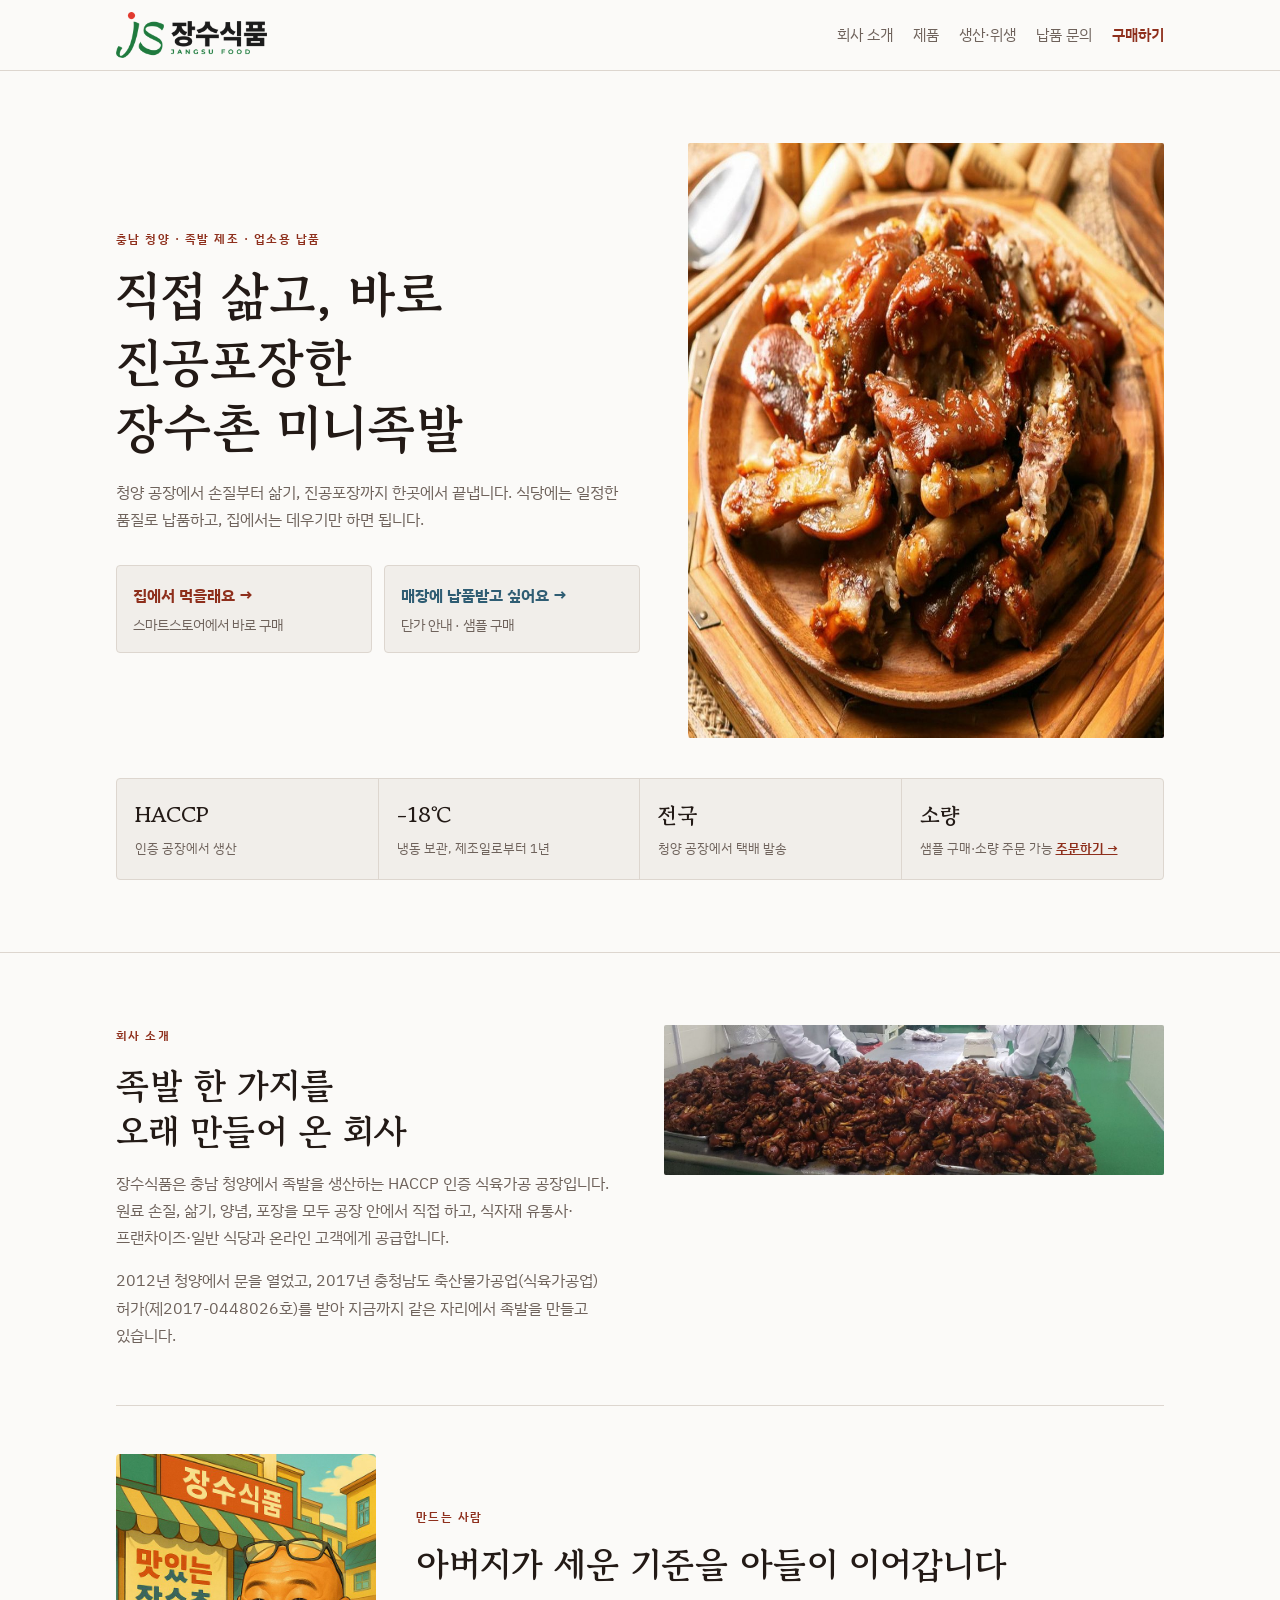
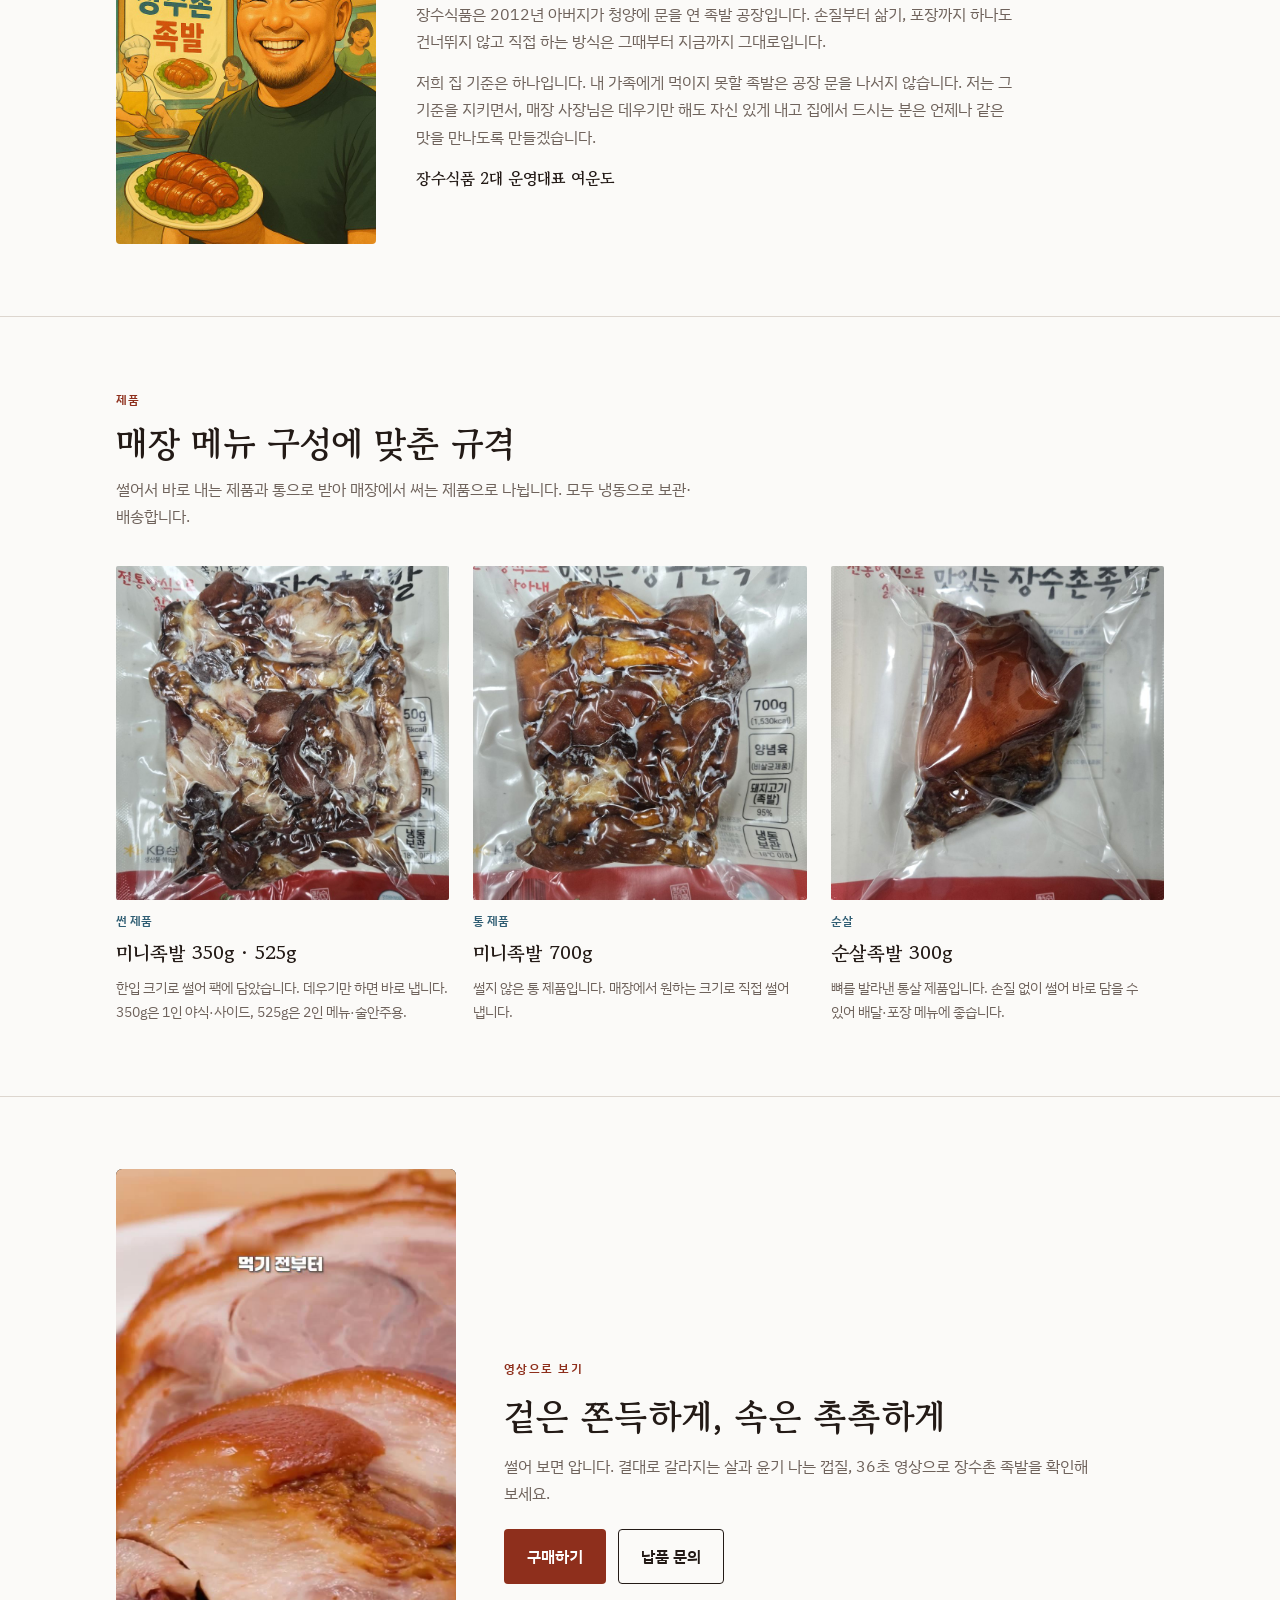
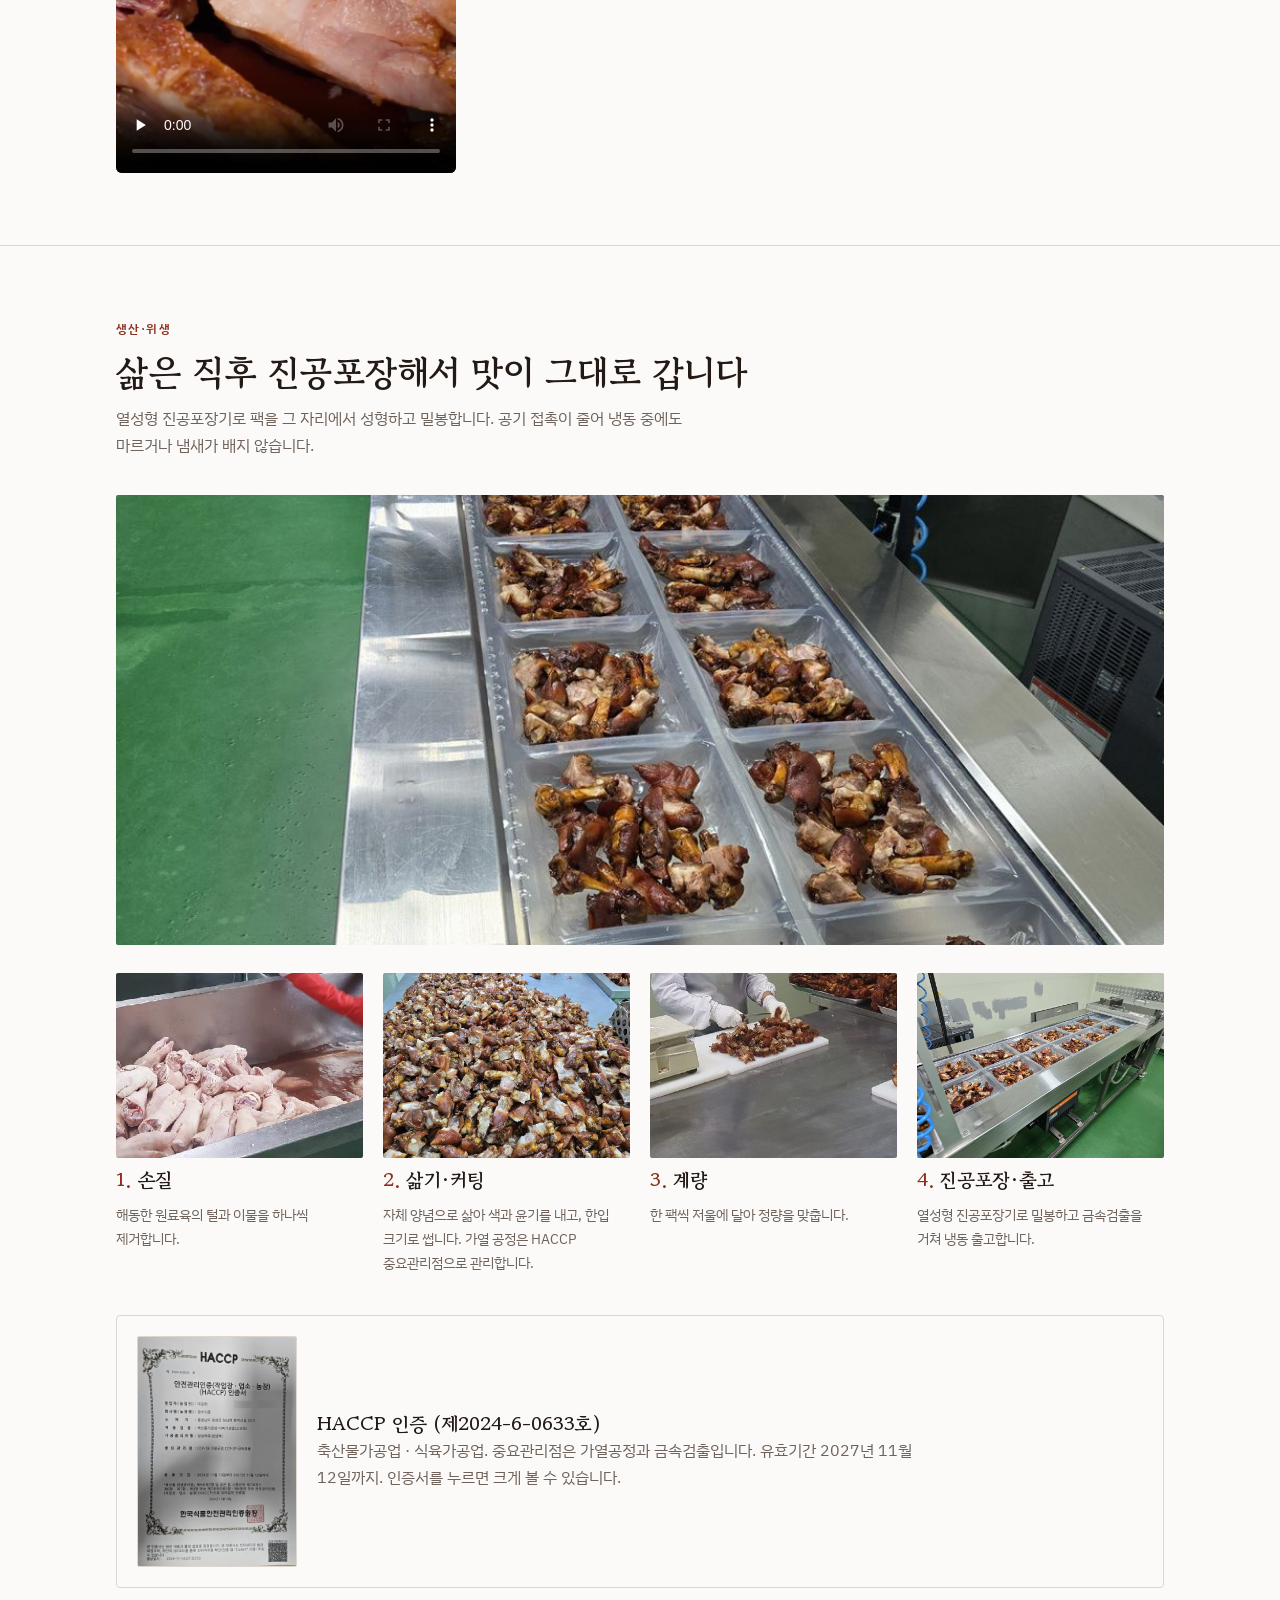
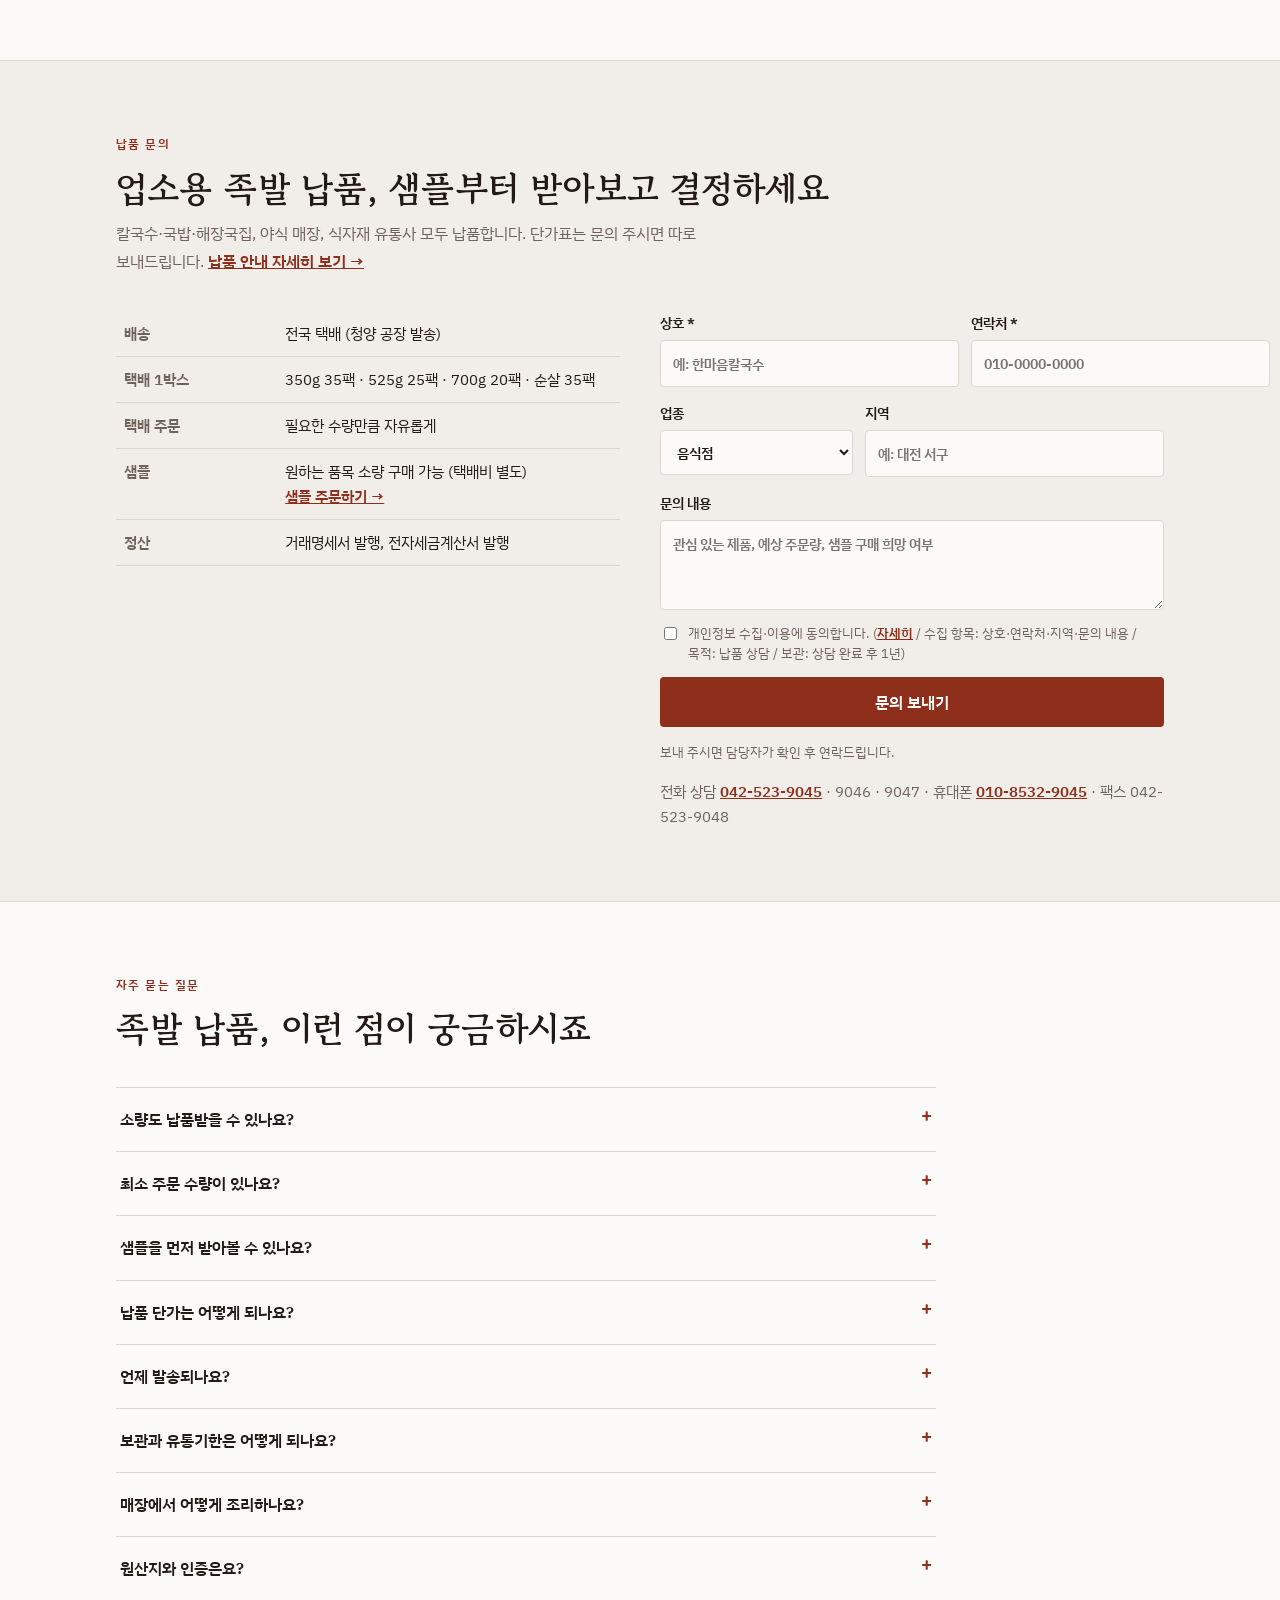
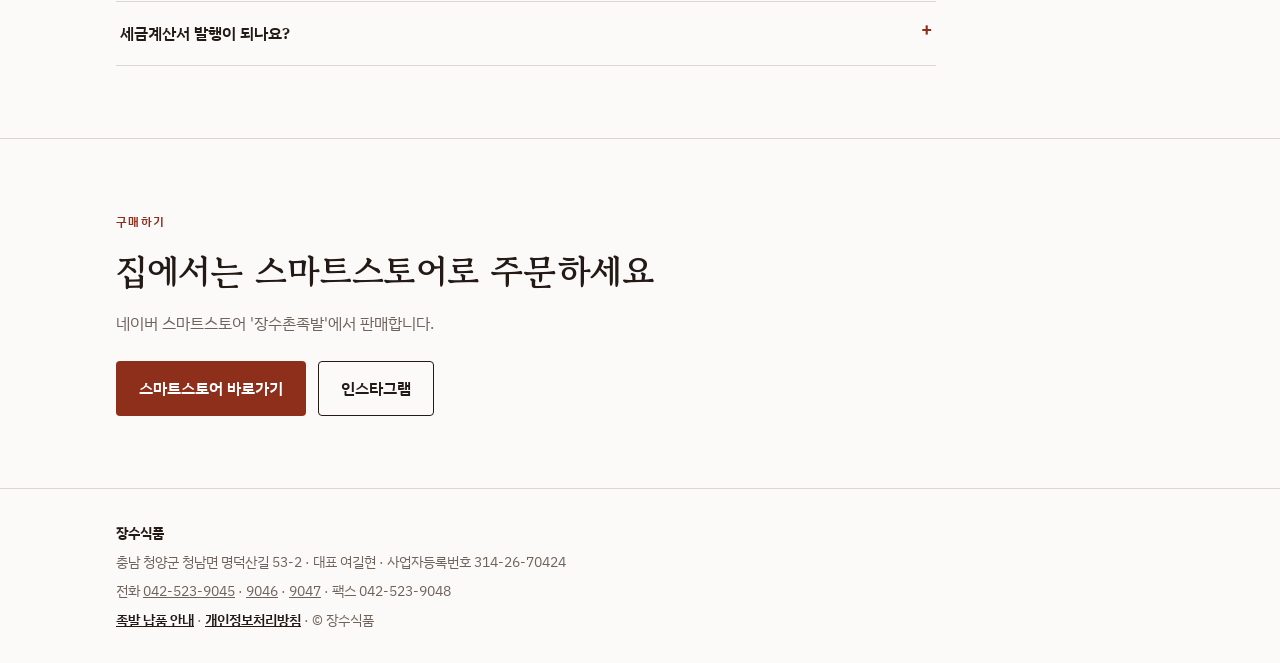
<file: index.html>
<!doctype html>
<html lang="ko">
<head>
<meta charset="utf-8">
<meta name="viewport" content="width=device-width, initial-scale=1, viewport-fit=cover">
<title>장수식품 | 장수촌 미니족발 · 업소용 족발 납품</title>
<script>if(location.protocol==="http:"&&/xn--9p4b4nm2jd6p\.com$/.test(location.hostname)){location.replace("https://"+location.host+location.pathname+location.search+location.hash)}</script>
<meta name="naver-site-verification" content="1c329715643fdcb5be2a2e300bac64f6bbda42f8">
<link rel="icon" href="favicon.svg" type="image/svg+xml">
<meta property="og:type" content="website">
<meta property="og:site_name" content="장수식품">
<meta property="og:title" content="장수식품 | 장수촌 미니족발">
<meta property="og:description" content="충남 청양 HACCP 인증 공장에서 직접 삶고 진공포장한 장수촌 미니족발. 식당 납품·온라인 구매 안내.">
<meta property="og:url" content="https://www.xn--9p4b4nm2jd6p.com/">
<meta property="og:image" content="https://www.xn--9p4b4nm2jd6p.com/img/og.jpg">
<link rel="canonical" href="https://www.xn--9p4b4nm2jd6p.com/">
<meta name="description" content="충남 청양 HACCP 인증 족발 공장 장수식품. 업소용 미니족발·족발 납품과 도매, 전국 택배 발송. 소량 샘플 구매 가능.">
<link rel="preconnect" href="https://fonts.googleapis.com">
<link rel="stylesheet" href="https://fonts.googleapis.com/css2?family=Gowun+Batang:wght@400;700&family=IBM+Plex+Sans+KR:wght@400;500;600&display=swap">
<link rel="stylesheet" href="style.css?v=6">
<script type="application/ld+json">{"@context": "https://schema.org", "@type": "FAQPage", "mainEntity": [{"@type": "Question", "name": "소량도 납품받을 수 있나요?", "acceptedAnswer": {"@type": "Answer", "text": "네. 택배 주문은 필요한 수량만큼 자유롭게 주문하실 수 있습니다. 택배비는 박스당 5,500원(부가세 포함)이며, 박스에 들어가는 수량은 350g 35팩, 525g 25팩, 700g 20팩, 순살 35팩입니다."}}, {"@type": "Question", "name": "최소 주문 수량이 있나요?", "acceptedAnswer": {"@type": "Answer", "text": "최소 수량 없이 필요한 만큼 주문하실 수 있습니다. 모든 주문은 청양 공장에서 택배로 발송합니다."}}, {"@type": "Question", "name": "샘플을 먼저 받아볼 수 있나요?", "acceptedAnswer": {"@type": "Answer", "text": "네. 원하는 품목을 1팩부터 소량으로 구매해 먼저 맛보실 수 있습니다(택배비 별도). 홈페이지 주문 페이지에서 바로 주문하시거나 전화(042-523-9045, 010-8532-9045)로 알려주세요."}}, {"@type": "Question", "name": "납품 단가는 어떻게 되나요?", "acceptedAnswer": {"@type": "Answer", "text": "품목별로 다릅니다. 문의 주시면 단가표를 따로 보내드립니다."}}, {"@type": "Question", "name": "언제 발송되나요?", "acceptedAnswer": {"@type": "Answer", "text": "월~금 오후 3시 전에 발주와 입금이 확인되면 당일 발송합니다. 그 이후 주문과 주말 주문은 다음 영업일에 발송합니다. 모든 주문은 청양 공장에서 택배로 나갑니다."}}, {"@type": "Question", "name": "보관과 유통기한은 어떻게 되나요?", "acceptedAnswer": {"@type": "Answer", "text": "영하 18℃ 이하 냉동 보관 제품이며, 제조일로부터 1년입니다. 진공포장이라 냉동 중에도 마르거나 냄새가 배지 않습니다."}}, {"@type": "Question", "name": "매장에서 어떻게 조리하나요?", "acceptedAnswer": {"@type": "Answer", "text": "이미 삶아 양념한 제품이라 해동 후 데우기만 하면 됩니다. 썬 제품(350g·525g)은 바로 담아내고, 통 제품(700g)은 매장에서 원하는 크기로 썰어 냅니다."}}, {"@type": "Question", "name": "원산지와 인증은요?", "acceptedAnswer": {"@type": "Answer", "text": "원료육은 수입산이며 원산지는 포장에 표시됩니다. 충남 청양 공장은 HACCP 인증(제2024-6-0633호)을 받았고, 가열 공정과 금속 검출을 중요관리점으로 관리합니다."}}, {"@type": "Question", "name": "세금계산서 발행이 되나요?", "acceptedAnswer": {"@type": "Answer", "text": "네. 거래명세서와 전자세금계산서를 발행합니다."}}]}</script>
<script type="application/ld+json">{"@context": "https://schema.org", "@type": "LocalBusiness", "name": "장수식품", "alternateName": "장수촌 미니족발", "description": "충남 청양 HACCP 인증 족발 제조 공장. 업소용 미니족발 납품·도매, 온라인 판매.", "url": "https://www.xn--9p4b4nm2jd6p.com/", "logo": "https://www.xn--9p4b4nm2jd6p.com/favicon.svg", "image": "https://www.xn--9p4b4nm2jd6p.com/img/og.jpg", "telephone": "+82-42-523-9045", "faxNumber": "+82-42-523-9048", "email": "durlfgus4@naver.com", "foundingDate": "2012", "address": {"@type": "PostalAddress", "streetAddress": "청남면 명덕산길 53-2", "addressLocality": "청양군", "addressRegion": "충청남도", "addressCountry": "KR"}, "areaServed": "KR", "sameAs": ["https://www.instagram.com/jangsu_minijokbal/", "https://smartstore.naver.com/jsangsoofood"]}</script>


</head>
<body>
<header><div class="wrap">
  <a class="logo" href="#top"><picture><source srcset="img/logo-dark.png?v=3" media="(prefers-color-scheme: dark)"><img src="img/logo.png?v=3" alt="JS 장수식품 JANGSU FOOD" width="480" height="146"></picture></a>
  <nav aria-label="주 메뉴"><ul>
    <li class="opt"><a href="#about">회사 소개</a></li>
    <li><a href="#products">제품</a></li>
    <li class="opt"><a href="#process">생산·위생</a></li>
    <li><a href="#b2b">납품 문의</a></li>
    <li><a class="nav-buy" href="#buy">구매하기</a></li>
  </ul></nav>
</div></header>

<main id="top">
<section class="hero"><div class="wrap hero-grid">
  <div>
    <p class="eyebrow">충남 청양 · 족발 제조 · 업소용 납품</p>
    <h1>직접 삶고, 바로 진공포장한 장수촌 미니족발</h1>
    <p class="lead">청양 공장에서 손질부터 삶기, 진공포장까지 한곳에서 끝냅니다. 식당에는 일정한 품질로 납품하고, 집에서는 데우기만 하면 됩니다.</p>
    <div class="split">
      <a class="b2c" href="#buy"><b>집에서 먹을래요 →</b><span>스마트스토어에서 바로 구매</span></a>
      <a class="b2b" href="#b2b"><b>매장에 납품받고 싶어요 →</b><span>단가 안내 · 샘플 구매</span></a>
    </div>
  </div>
  <img class="photo" src="img/hero.jpg" alt="나무 접시에 담은 장수촌 미니족발" width="1100" height="1100">
</div>
<div class="wrap"><div class="facts">
  <div><b>HACCP</b><span>인증 공장에서 생산</span></div>
  <div><b>-18℃</b><span>냉동 보관, 제조일로부터 1년</span></div>
  <div><b>전국</b><span>청양 공장에서 택배 발송</span></div>
  <div><b>소량</b><span>샘플 구매·소량 주문 가능 <a href="order/">주문하기 →</a></span></div>
</div></div>
</section>

<section class="about" id="about"><div class="wrap">
  <div class="body">
    <p class="eyebrow">회사 소개</p>
    <h2>족발 한 가지를 오래 만들어 온 회사</h2>
    <p class="lead">장수식품은 충남 청양에서 족발을 생산하는 HACCP 인증 식육가공 공장입니다. 원료 손질, 삶기, 양념, 포장을 모두 공장 안에서 직접 하고, 식자재 유통사·프랜차이즈·일반 식당과 온라인 고객에게 공급합니다.</p>
    <p class="lead">2012년 청양에서 문을 열었고, 2017년 충청남도 축산물가공업(식육가공업) 허가(제2017-0448026호)를 받아 지금까지 같은 자리에서 족발을 만들고 있습니다.</p>
  </div>
  <img class="photo" src="img/about.jpg?v=2" alt="청양 공장 작업대에 놓인 삶은 족발" width="1200" height="366" loading="lazy">
</div>
<div class="wrap ceo-wrap"><div class="ceo">
  <img class="photo" src="img/ceo.jpg" alt="장수식품 2대 운영대표 여운도가 미니족발 접시를 들고 웃고 있는 일러스트" width="640" height="960" loading="lazy">
  <div class="body">
    <p class="eyebrow">만드는 사람</p>
    <h2>아버지가 세운 기준을 아들이 이어갑니다</h2>
    <p class="lead">장수식품은 2012년 아버지가 청양에 문을 연 족발 공장입니다. 손질부터 삶기, 포장까지 하나도 건너뛰지 않고 직접 하는 방식은 그때부터 지금까지 그대로입니다.</p>
    <p class="lead">저희 집 기준은 하나입니다. 내 가족에게 먹이지 못할 족발은 공장 문을 나서지 않습니다. 저는 그 기준을 지키면서, 매장 사장님은 데우기만 해도 자신 있게 내고 집에서 드시는 분은 언제나 같은 맛을 만나도록 만들겠습니다.</p>
    <p class="sign">장수식품 2대 운영대표 여운도</p>
  </div>
</div></div></section>

<section id="products"><div class="wrap">
  <div class="sec-head">
    <p class="eyebrow">제품</p>
    <h2>매장 메뉴 구성에 맞춘 규격</h2>
    <p class="lead">썰어서 바로 내는 제품과 통으로 받아 매장에서 써는 제품으로 나뉩니다. 모두 냉동으로 보관·배송합니다.</p>
  </div>
  <div class="products">
    <div class="prod"><img class="photo" src="img/prod-cut.jpg" alt="진공포장된 장수촌 족발 썬 제품" width="900" height="900" loading="lazy"><span class="cut">썬 제품</span><h3>미니족발 350g · 525g</h3><p>한입 크기로 썰어 팩에 담았습니다. 데우기만 하면 바로 냅니다. 350g은 1인 야식·사이드, 525g은 2인 메뉴·술안주용.</p></div>
    <div class="prod"><img class="photo" src="img/prod-whole.jpg" alt="진공포장된 장수촌 족발 700g" width="900" height="900" loading="lazy"><span class="cut">통 제품</span><h3>미니족발 700g</h3><p>썰지 않은 통 제품입니다. 매장에서 원하는 크기로 직접 썰어 냅니다.</p></div>
    <div class="prod"><img class="photo" src="img/prod-boneless.jpg" alt="진공포장된 장수촌 순살족발 300g" width="900" height="900" loading="lazy"><span class="cut">순살</span><h3>순살족발 300g</h3><p>뼈를 발라낸 통살 제품입니다. 손질 없이 썰어 바로 담을 수 있어 배달·포장 메뉴에 좋습니다.</p></div>
  </div>
</div></section>

<section class="film" id="film"><div class="wrap">
  <video src="video/promo.mp4?v=ko" poster="video/promo-poster.jpg?v=ko" controls playsinline preload="none" width="720" height="1280">영상을 재생할 수 없는 브라우저입니다.</video>
  <div class="body">
    <p class="eyebrow">영상으로 보기</p>
    <h2>겉은 쫀득하게, 속은 촉촉하게</h2>
    <p class="lead">썰어 보면 압니다. 결대로 갈라지는 살과 윤기 나는 껍질, 36초 영상으로 장수촌 족발을 확인해 보세요.</p>
    <div class="buy-links"><a class="btn btn-glaze" href="#buy">구매하기</a><a class="btn btn-line" href="#b2b">납품 문의</a></div>
  </div>
</div></section>

<section id="process"><div class="wrap">
  <div class="sec-head">
    <p class="eyebrow">생산·위생</p>
    <h2>삶은 직후 진공포장해서 맛이 그대로 갑니다</h2>
    <p class="lead">열성형 진공포장기로 팩을 그 자리에서 성형하고 밀봉합니다. 공기 접촉이 줄어 냉동 중에도 마르거나 냄새가 배지 않습니다.</p>
  </div>
  <img class="photo line-photo" src="img/packing-line.jpg" alt="열성형 진공포장기에서 팩에 담긴 미니족발이 장수식품 필름으로 밀봉되는 모습" width="1000" height="1334" loading="lazy">
  <div class="process">
    <div class="step"><img class="photo" src="img/step-prep.jpg?v=2" alt="해동한 원료육을 물에서 손질하는 모습" width="900" height="320" loading="lazy"><h3>손질</h3><p>해동한 원료육의 털과 이물을 하나씩 제거합니다.</p></div>
    <div class="step"><img class="photo" src="img/step-cut.jpg" alt="삶은 족발을 한입 크기로 썬 모습" width="900" height="1200" loading="lazy"><h3>삶기·커팅</h3><p>자체 양념으로 삶아 색과 윤기를 내고, 한입 크기로 썹니다. 가열 공정은 HACCP 중요관리점으로 관리합니다.</p></div>
    <div class="step"><img class="photo" src="img/step-weigh.jpg?v=2" alt="썬 족발을 저울에 달아 정량을 맞추는 모습" width="900" height="303" loading="lazy"><h3>계량</h3><p>한 팩씩 저울에 달아 정량을 맞춥니다.</p></div>
    <div class="step"><img class="photo" src="img/step-pack.jpg" alt="열성형 진공포장기 트레이에 담긴 미니족발" width="900" height="675" loading="lazy"><h3>진공포장·출고</h3><p>열성형 진공포장기로 밀봉하고 금속검출을 거쳐 냉동 출고합니다.</p></div>
  </div>
  <div class="cert">
    <a href="img/haccp.jpg" target="_blank" rel="noopener"><img src="img/haccp.jpg" alt="장수식품 HACCP 인증서" width="160" height="233" loading="lazy"></a>
    <div><h3>HACCP 인증 (제2024-6-0633호)</h3><p class="lead">축산물가공업 · 식육가공업. 중요관리점은 가열공정과 금속검출입니다. 유효기간 2027년 11월 12일까지. 인증서를 누르면 크게 볼 수 있습니다.</p></div>
  </div>
</div></section>

<section class="b2b" id="b2b"><div class="wrap">
  <div class="sec-head">
    <p class="eyebrow">납품 문의</p>
    <h2>업소용 족발 납품, 샘플부터 받아보고 결정하세요</h2>
    <p class="lead">칼국수·국밥·해장국집, 야식 매장, 식자재 유통사 모두 납품합니다. 단가표는 문의 주시면 따로 보내드립니다. <a href="supply.html">납품 안내 자세히 보기 →</a></p>
  </div>
  <div class="b2b-grid">
    <div class="table-box"><table class="terms">
      <tr><th>배송</th><td>전국 택배 (청양 공장 발송)</td></tr>
      <tr><th>택배 1박스</th><td>350g 35팩 · 525g 25팩 · 700g 20팩 · 순살 35팩</td></tr>
      <tr><th>택배 주문</th><td>필요한 수량만큼 자유롭게</td></tr>
      <tr><th>샘플</th><td>원하는 품목 소량 구매 가능 (택배비 별도) <a href="order/">샘플 주문하기 →</a></td></tr>
      <tr><th>정산</th><td>거래명세서 발행, 전자세금계산서 발행</td></tr>
    </table></div>
    <div class="side">
    <form id="inquiry" class="form" novalidate>
      <div class="row2">
        <label for="f-name">상호 *<input id="f-name" name="상호" required placeholder="예: 한마음칼국수"></label>
        <label for="f-tel">연락처 *<input id="f-tel" name="연락처" required inputmode="tel" placeholder="010-0000-0000"></label>
      </div>
      <div class="row2">
        <label for="f-type">업종<select id="f-type" name="업종"><option>음식점</option><option>프랜차이즈</option><option>식자재 유통</option><option>개인 구매</option><option>기타</option></select></label>
        <label for="f-area">지역<input id="f-area" name="지역" placeholder="예: 대전 서구"></label>
      </div>
      <label for="f-msg">문의 내용<textarea id="f-msg" name="문의내용" placeholder="관심 있는 제품, 예상 주문량, 샘플 구매 희망 여부"></textarea></label>
      <input type="text" name="_honey" tabindex="-1" autocomplete="off" class="hp" aria-hidden="true">
      <label class="agree" for="f-agree"><input type="checkbox" id="f-agree" required> <span>개인정보 수집·이용에 동의합니다. (<a href="privacy.html" target="_blank">자세히</a> / 수집 항목: 상호·연락처·지역·문의 내용 / 목적: 납품 상담 / 보관: 상담 완료 후 1년)</span></label>
      <button class="btn btn-glaze" type="submit" id="f-send">문의 보내기</button>
      <p class="note" id="f-status" role="status">보내 주시면 담당자가 확인 후 연락드립니다.</p>
    </form>
    <p class="call-line">전화 상담 <a href="tel:0425239045">042-523-9045</a> · 9046 · 9047 · 휴대폰 <a href="tel:01085329045">010-8532-9045</a> · 팩스 042-523-9048</p>
  </div>
  </div>
</div></section>

<section id="faq"><div class="wrap">
  <div class="sec-head"><p class="eyebrow">자주 묻는 질문</p><h2>족발 납품, 이런 점이 궁금하시죠</h2></div>
  <div class="faq"><details><summary>소량도 납품받을 수 있나요?</summary><p>네. 택배 주문은 필요한 수량만큼 자유롭게 주문하실 수 있습니다. 택배비는 박스당 5,500원(부가세 포함)이며, 박스에 들어가는 수량은 350g 35팩, 525g 25팩, 700g 20팩, 순살 35팩입니다.</p></details><details><summary>최소 주문 수량이 있나요?</summary><p>최소 수량 없이 필요한 만큼 주문하실 수 있습니다. 모든 주문은 청양 공장에서 택배로 발송합니다.</p></details><details><summary>샘플을 먼저 받아볼 수 있나요?</summary><p>네. 원하는 품목을 1팩부터 소량으로 구매해 먼저 맛보실 수 있습니다(택배비 별도). <a href="order/">주문 페이지</a>에서 바로 주문하시거나 전화(042-523-9045, 010-8532-9045)로 알려주세요.</p></details><details><summary>납품 단가는 어떻게 되나요?</summary><p>품목별로 다릅니다. 문의 주시면 단가표를 따로 보내드립니다.</p></details><details><summary>언제 발송되나요?</summary><p>월~금 오후 3시 전에 발주와 입금이 확인되면 당일 발송합니다. 그 이후 주문과 주말 주문은 다음 영업일에 발송합니다. 모든 주문은 청양 공장에서 택배로 나갑니다.</p></details><details><summary>보관과 유통기한은 어떻게 되나요?</summary><p>영하 18℃ 이하 냉동 보관 제품이며, 제조일로부터 1년입니다. 진공포장이라 냉동 중에도 마르거나 냄새가 배지 않습니다.</p></details><details><summary>매장에서 어떻게 조리하나요?</summary><p>이미 삶아 양념한 제품이라 해동 후 데우기만 하면 됩니다. 썬 제품(350g·525g)은 바로 담아내고, 통 제품(700g)은 매장에서 원하는 크기로 썰어 냅니다.</p></details><details><summary>원산지와 인증은요?</summary><p>원료육은 수입산이며 원산지는 포장에 표시됩니다. 충남 청양 공장은 HACCP 인증(제2024-6-0633호)을 받았고, 가열 공정과 금속 검출을 중요관리점으로 관리합니다.</p></details><details><summary>세금계산서 발행이 되나요?</summary><p>네. 거래명세서와 전자세금계산서를 발행합니다.</p></details></div>
</div></section>

<section class="buy" id="buy"><div class="wrap">
  <p class="eyebrow">구매하기</p>
  <h2>집에서는 스마트스토어로 주문하세요</h2>
  <p class="lead">네이버 스마트스토어 '장수촌족발'에서 판매합니다.</p>
  <div class="buy-links">
    <a class="btn btn-glaze" href="https://smartstore.naver.com/jsangsoofood" target="_blank" rel="noopener">스마트스토어 바로가기</a>
    <a class="btn btn-line" href="https://www.instagram.com/jangsu_minijokbal/" target="_blank" rel="noopener">인스타그램</a>
  </div>
</div></section>
</main>

<footer><div class="wrap">
  <b style="color:var(--fg)">장수식품</b>
  <span>충남 청양군 청남면 명덕산길 53-2 · 대표 여길현 · 사업자등록번호 314-26-70424</span>
  <span>전화 <a href="tel:0425239045">042-523-9045</a> · <a href="tel:0425239046">9046</a> · <a href="tel:0425239047">9047</a> · 팩스 042-523-9048</span>
  <span><a class="pp" href="supply.html">족발 납품 안내</a> · <a class="pp" href="privacy.html">개인정보처리방침</a> · © 장수식품</span>
</div></footer>



<nav class="callbar" aria-label="빠른 연결"><a class="c1" href="tel:0425239045">전화 문의</a><a class="c2" href="https://smartstore.naver.com/jsangsoofood" target="_blank" rel="noopener">구매하기</a></nav>
<script>
(function(){
  var f=document.getElementById('inquiry'),st=document.getElementById('f-status'),b=document.getElementById('f-send');
  f.addEventListener('submit',function(e){
    e.preventDefault();
    if(!f.elements['상호'].value.trim()||!f.elements['연락처'].value.trim()){st.textContent='상호와 연락처를 입력해 주세요.';st.className='err';return;}
    if(!document.getElementById('f-agree').checked){st.textContent='개인정보 수집·이용에 동의해 주세요.';st.className='err';return;}
    var d={};new FormData(f).forEach(function(v,k){d[k]=v});
    d._subject='[장수식품.com] 납품 문의 - '+d['상호'];d._template='table';
    try{fetch('https://script.google.com/macros/s/AKfycbzo25wzi83oaF6UXzm_TexTdpLP_VlPSJRLDo7Fjcs-ZbAMqBfs6T6oIG3BU7u_aKZROg/exec',{method:'POST',mode:'no-cors',headers:{'Content-Type':'text/plain;charset=utf-8'},body:JSON.stringify(d)}).catch(function(){})}catch(x){}
    b.disabled=true;st.textContent='보내는 중입니다...';st.className='note';
    fetch('https://formsubmit.co/ajax/durlfgus4@naver.com',{method:'POST',headers:{'Content-Type':'application/json','Accept':'application/json'},body:JSON.stringify(d)})
    .then(function(r){return r.json()}).then(function(r){
      if(r.success==='true'||r.success===true){f.reset();st.textContent='문의가 접수됐습니다. 확인 후 연락드리겠습니다.';st.className='ok';}
      else if(r.message&&/activat/i.test(r.message)){st.textContent='접수 준비 중입니다. 잠시 후 다시 보내 주시거나 전화로 문의해 주세요.';st.className='err';}
      else{throw 0}
    }).catch(function(){st.textContent='전송에 실패했습니다. 전화(042-523-9045)로 문의해 주세요.';st.className='err';})
    .finally(function(){b.disabled=false});
  });
})();
</script>
</body>
</html>
</file>
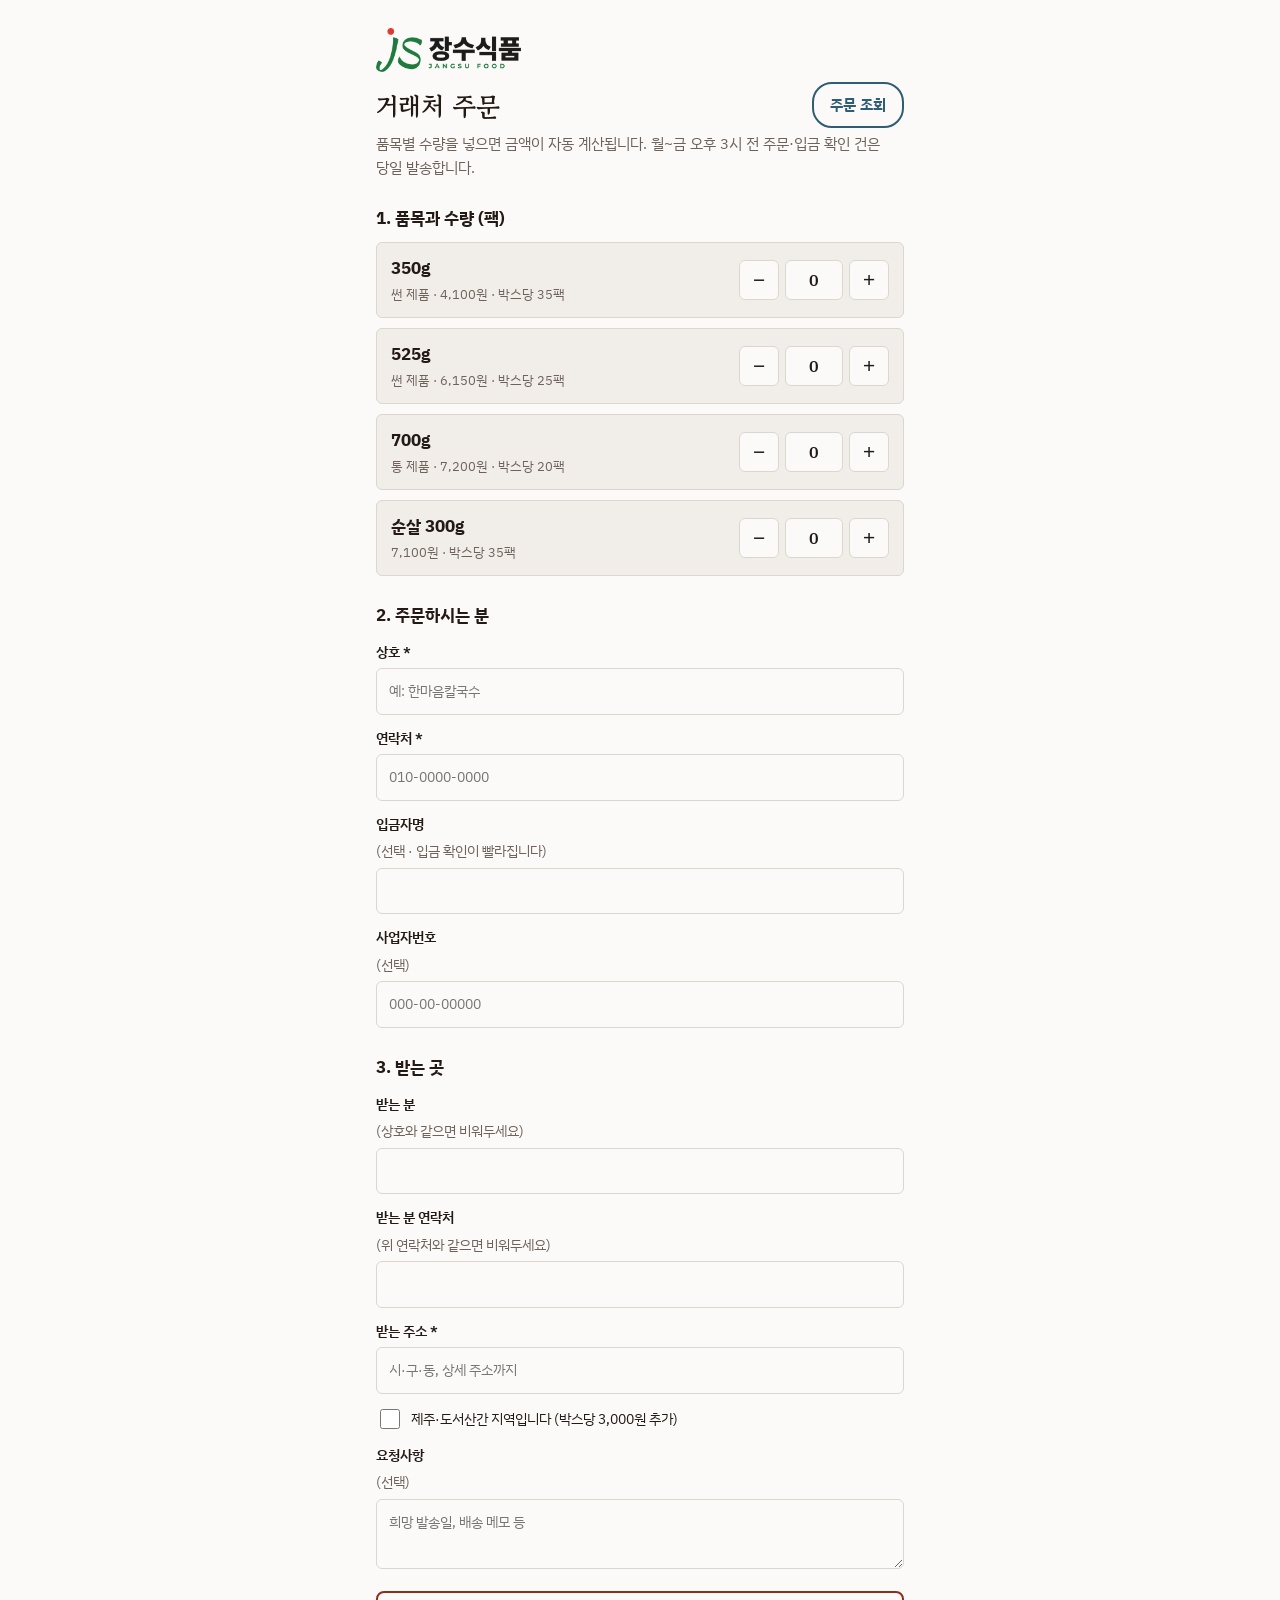
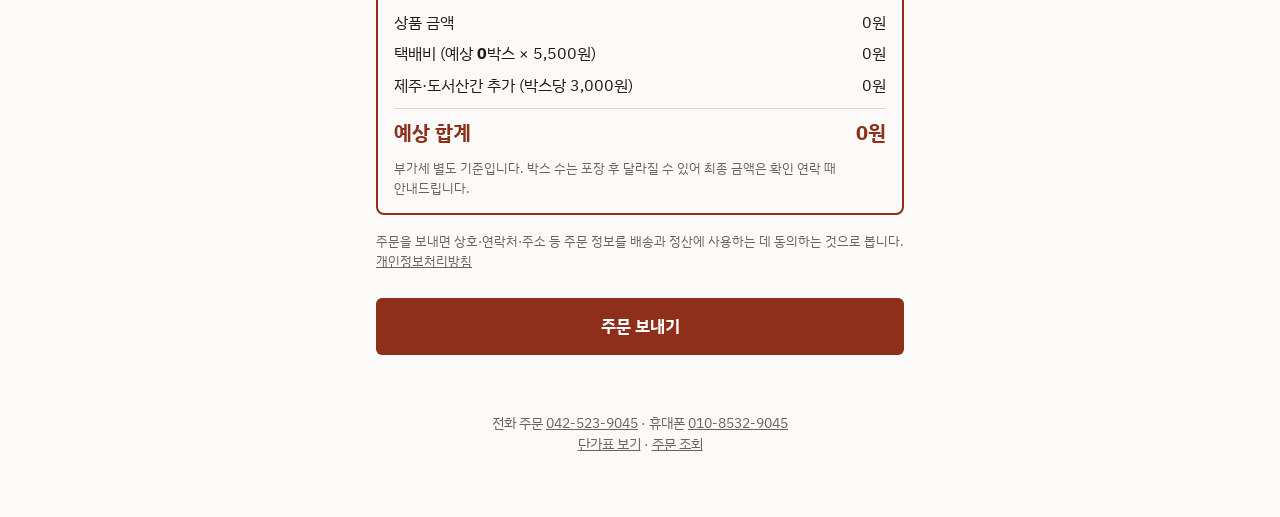
<file: order/index.html>
<!doctype html>
<html lang="ko">
<head>
<meta charset="utf-8">
<meta name="viewport" content="width=device-width, initial-scale=1, viewport-fit=cover">
<meta name="robots" content="noindex, nofollow">
<title>거래처 주문 | 장수식품</title>
<meta property="og:title" content="장수식품 거래처 주문">
<meta property="og:description" content="품목과 수량을 입력하면 금액이 자동 계산됩니다 · 문의 042-523-9045">
<meta property="og:image" content="https://www.xn--9p4b4nm2jd6p.com/img/og.jpg">
<link rel="icon" href="../favicon.svg" type="image/svg+xml">
<link rel="stylesheet" href="https://fonts.googleapis.com/css2?family=Gowun+Batang:wght@700&family=IBM+Plex+Sans+KR:wght@400;600&display=swap">
<style>
:root{--bg:#FBFAF8;--surface:#F1EEEA;--fg:#231A16;--muted:#6E625B;--glaze:#8E2F1C;--line:#DDD6CF;--onaccent:#fff;--ok:#2F5D73;
--display:"Gowun Batang","Noto Serif KR",serif;--body:"IBM Plex Sans KR","Apple SD Gothic Neo","Malgun Gothic",sans-serif}
@media (prefers-color-scheme:dark){:root{--bg:#17120F;--surface:#221B17;--fg:#F1EAE4;--muted:#B3A69C;--glaze:#E07A5C;--line:#3A302A;--onaccent:#17120F;--ok:#7FB3CB;color-scheme:dark}}
*{box-sizing:border-box}
body{margin:0;background:var(--bg);color:var(--fg);font-family:var(--body);line-height:1.6;word-break:keep-all;font-size:16px}
main{max-width:560px;margin:0 auto;padding:28px max(16px,env(safe-area-inset-left,0px)) 48px}
.brand{font-family:var(--display);color:var(--muted);text-decoration:none}
h1{font-family:var(--display);font-size:1.6rem;margin:10px 0 4px;line-height:1.3}
.sub{color:var(--muted);margin:0 0 22px;font-size:.92rem}
.head{display:flex;align-items:center;justify-content:space-between;gap:12px;margin:10px 0 4px}
.head h1{margin:0}
.chk{flex:none;padding:9px 16px;border:2px solid var(--ok);border-radius:20px;color:var(--ok);font-weight:700;font-size:.95rem;text-decoration:none;white-space:nowrap}
h2{font-size:1.05rem;margin:26px 0 10px}
.items{display:flex;flex-direction:column;gap:10px}
.item{display:grid;grid-template-columns:1fr auto;gap:2px 12px;align-items:center;background:var(--surface);border:1px solid var(--line);border-radius:6px;padding:12px 14px}
.item b{font-size:1.05rem}
.item small{color:var(--muted);font-size:.82rem;grid-column:1}
.qty{grid-row:1/3;grid-column:2;display:flex;align-items:center;gap:6px}
.qty button{width:40px;height:40px;border-radius:6px;border:1px solid var(--line);background:var(--bg);color:var(--fg);font-size:1.3rem;cursor:pointer}
.qty input{width:58px;height:40px;text-align:center;font:inherit;font-weight:600;border:1px solid var(--line);border-radius:6px;background:var(--bg);color:var(--fg)}
label{display:flex;flex-direction:column;gap:5px;font-size:.88rem;font-weight:600;margin-top:12px}
label .opt{font-weight:400;color:var(--muted)}
input[type=text],input[type=tel],textarea{font:inherit;font-weight:400;padding:11px 12px;border:1px solid var(--line);border-radius:6px;background:var(--bg);color:var(--fg);width:100%}
textarea{min-height:70px;resize:vertical}
.check{flex-direction:row;align-items:center;gap:8px;font-weight:400}
.check input{width:20px;height:20px}
.sum{margin-top:22px;border:2px solid var(--glaze);border-radius:8px;padding:14px 16px}
.sum div{display:flex;justify-content:space-between;font-variant-numeric:tabular-nums;padding:3px 0}
.sum .total{font-size:1.25rem;font-weight:700;color:var(--glaze);border-top:1px solid var(--line);margin-top:6px;padding-top:8px}
.sum p{margin:6px 0 0;color:var(--muted);font-size:.8rem}
.agree{margin-top:16px;font-size:.8rem;color:var(--muted);font-weight:400}
.agree a{color:inherit}
button.send{margin-top:14px;width:100%;padding:15px;border:0;border-radius:6px;background:var(--glaze);color:var(--onaccent);font:inherit;font-weight:700;font-size:1.05rem;cursor:pointer}
button.send:disabled{opacity:.6}
#st{margin-top:12px;font-weight:600;min-height:1.4em}
#st.ok{color:var(--ok)}#st.err{color:var(--glaze)}
.foot{text-align:center;color:var(--muted);font-size:.85rem;margin-top:22px}
.foot a{color:inherit}
.hp{position:absolute;left:-9999px}
:focus-visible{outline:3px solid var(--ok);outline-offset:2px}
</style>
</head>
<body>
<main>
<a class="brand" href="../"><picture><source srcset="../img/logo-dark.png?v=3" media="(prefers-color-scheme: dark)"><img src="../img/logo.png?v=3" alt="JS 장수식품 JANGSU FOOD" width="480" height="146" style="height:44px;width:auto;display:block"></picture></a>
<div class="head"><h1>거래처 주문</h1><a class="chk" href="check/">주문 조회</a></div>
<p class="sub">품목별 수량을 넣으면 금액이 자동 계산됩니다. 월~금 오후 3시 전 주문·입금 확인 건은 당일 발송합니다.</p>

<form id="f" novalidate>
<h2>1. 품목과 수량 (팩)</h2>
<div class="items">
  <div class="item"><b>350g</b><small>썬 제품 · 4,100원 · 박스당 35팩</small><div class="qty"><button type="button" data-k="q350" data-d="-1" aria-label="350g 빼기">−</button><input id="q350" inputmode="numeric" value="0" aria-label="350g 수량"><button type="button" data-k="q350" data-d="1" aria-label="350g 더하기">+</button></div></div>
  <div class="item"><b>525g</b><small>썬 제품 · 6,150원 · 박스당 25팩</small><div class="qty"><button type="button" data-k="q525" data-d="-1" aria-label="525g 빼기">−</button><input id="q525" inputmode="numeric" value="0" aria-label="525g 수량"><button type="button" data-k="q525" data-d="1" aria-label="525g 더하기">+</button></div></div>
  <div class="item"><b>700g</b><small>통 제품 · 7,200원 · 박스당 20팩</small><div class="qty"><button type="button" data-k="q700" data-d="-1" aria-label="700g 빼기">−</button><input id="q700" inputmode="numeric" value="0" aria-label="700g 수량"><button type="button" data-k="q700" data-d="1" aria-label="700g 더하기">+</button></div></div>
  <div class="item"><b>순살 300g</b><small>7,100원 · 박스당 35팩</small><div class="qty"><button type="button" data-k="q300" data-d="-1" aria-label="순살 빼기">−</button><input id="q300" inputmode="numeric" value="0" aria-label="순살 수량"><button type="button" data-k="q300" data-d="1" aria-label="순살 더하기">+</button></div></div>
</div>

<h2>2. 주문하시는 분</h2>
<label for="biz">상호 *<input type="text" id="biz" autocomplete="organization" placeholder="예: 한마음칼국수"></label>
<label for="tel">연락처 *<input type="tel" id="tel" autocomplete="tel" placeholder="010-0000-0000"></label>
<label for="payer">입금자명 <span class="opt">(선택 · 입금 확인이 빨라집니다)</span><input type="text" id="payer"></label>
<label for="bizno">사업자번호 <span class="opt">(선택)</span><input type="text" id="bizno" inputmode="numeric" placeholder="000-00-00000"></label>

<h2>3. 받는 곳</h2>
<label for="rname">받는 분 <span class="opt">(상호와 같으면 비워두세요)</span><input type="text" id="rname"></label>
<label for="rtel">받는 분 연락처 <span class="opt">(위 연락처와 같으면 비워두세요)</span><input type="tel" id="rtel"></label>
<label for="addr">받는 주소 *<input type="text" id="addr" autocomplete="street-address" placeholder="시·구·동, 상세 주소까지"></label>
<label class="check" for="island"><input type="checkbox" id="island"> 제주·도서산간 지역입니다 (박스당 3,000원 추가)</label>
<label for="memo">요청사항 <span class="opt">(선택)</span><textarea id="memo" placeholder="희망 발송일, 배송 메모 등"></textarea></label>
<input type="text" name="_honey" class="hp" tabindex="-1" autocomplete="off" aria-hidden="true">

<div class="sum" aria-live="polite">
  <div><span>상품 금액</span><span id="s1">0원</span></div>
  <div><span>택배비 (예상 <b id="bx">0</b>박스 × 5,500원)</span><span id="s2">0원</span></div>
  <div><span>제주·도서산간 추가 (박스당 3,000원)</span><span id="s4">0원</span></div>
  <div class="total"><span>예상 합계</span><span id="s3">0원</span></div>
  <p>부가세 별도 기준입니다. 박스 수는 포장 후 달라질 수 있어 최종 금액은 확인 연락 때 안내드립니다.</p>
</div>

<p class="agree">주문을 보내면 상호·연락처·주소 등 주문 정보를 배송과 정산에 사용하는 데 동의하는 것으로 봅니다. <a href="../privacy.html" target="_blank">개인정보처리방침</a></p>
<button class="send" type="submit" id="send">주문 보내기</button>
<p id="st" role="status"></p>
</form>
<p class="foot">전화 주문 <a href="tel:0425239045">042-523-9045</a> · 휴대폰 <a href="tel:01085329045">010-8532-9045</a><br><a href="../price/">단가표 보기</a> · <a href="check/">주문 조회</a></p>
</main>
<script>
(function(){
var P={q350:[4100,35,'350g'],q525:[6150,25,'525g'],q700:[7200,20,'700g'],q300:[7100,35,'순살 300g']};
var $=function(i){return document.getElementById(i)};
var won=function(n){return n.toLocaleString('ko-KR')+'원'};
function q(k){var v=parseInt(($(k).value||'').replace(/\D/g,''),10);return isNaN(v)?0:v}
function calc(){var s=0,fill=0;for(var k in P){var n=q(k);s+=n*P[k][0];fill+=n/P[k][1]}
 var bx=fill>0?Math.ceil(fill-1e-9):0,isl=$('island').checked?bx*3000:0,ship=bx*5500+isl;$('s4').textContent=won(isl);$('s2').textContent=won(bx*5500);
 $('s1').textContent=won(s);$('bx').textContent=bx;$('s3').textContent=won(s+ship);return{s:s,bx:bx,ship:ship,t:s+ship}}
document.querySelectorAll('.qty button').forEach(function(b){b.addEventListener('click',function(){var k=b.dataset.k;$(k).value=Math.max(0,q(k)+parseInt(b.dataset.d,10));calc()})});
document.querySelectorAll('.qty input,#island').forEach(function(e){e.addEventListener('input',function(){if(e.id!=='island')e.value=e.value.replace(/\D/g,'');calc()});e.addEventListener('change',calc)});
$('f').addEventListener('submit',function(ev){ev.preventDefault();var st=$('st'),c=calc();
 var miss=[];if(c.s===0)miss.push('수량');if(!$('biz').value.trim())miss.push('상호');if(!$('tel').value.trim())miss.push('연락처');if(!$('addr').value.trim())miss.push('받는 주소');
 if(miss.length){st.className='err';st.textContent=miss.join(', ')+'을(를) 입력해 주세요.';return}
 var d={_type:'order','상호':$('biz').value.trim(),'연락처':$('tel').value.trim(),'받는분':$('rname').value.trim(),'받는분연락처':$('rtel').value.trim(),'주소':$('addr').value.trim(),
  'q350':q('q350'),'q525':q('q525'),'q700':q('q700'),'q300':q('q300'),'도서산간':$('island').checked?'예':'','예상금액':c.t,'입금자명':$('payer').value.trim(),'사업자번호':$('bizno').value.trim(),'요청사항':$('memo').value.trim(),_honey:document.querySelector('.hp').value};
 var lines=[];for(var k in P){if(d[k])lines.push(P[k][2]+' '+d[k]+'팩')}
 var mail={'_subject':'[장수식품.com] 주문 - '+d['상호'],'_template':'table','상호':d['상호'],'연락처':d['연락처'],'품목':lines.join(', '),'예상금액':won(c.t)+' (상품 '+won(c.s)+' + 택배 '+c.bx+'박스 '+won(c.ship)+($('island').checked?' 제주·도서산간 포함':'')+', 부가세 별도)','받는분':d['받는분']||d['상호'],'받는분연락처':d['받는분연락처']||d['연락처'],'주소':d['주소'],'제주도서산간':d['도서산간']||'아니오','입금자명':d['입금자명'],'사업자번호':d['사업자번호'],'요청사항':d['요청사항'],'_honey':d._honey};
 $('send').disabled=true;st.className='';st.textContent='보내는 중입니다...';
 try{fetch('https://script.google.com/macros/s/AKfycbzo25wzi83oaF6UXzm_TexTdpLP_VlPSJRLDo7Fjcs-ZbAMqBfs6T6oIG3BU7u_aKZROg/exec',{method:'POST',mode:'no-cors',headers:{'Content-Type':'text/plain;charset=utf-8'},body:JSON.stringify(d)}).catch(function(){})}catch(x){}
 fetch('https://formsubmit.co/ajax/durlfgus4@naver.com',{method:'POST',headers:{'Content-Type':'application/json','Accept':'application/json'},body:JSON.stringify(mail)})
 .then(function(r){return r.json()}).then(function(r){if(r.success===true||r.success==='true'){$('f').reset();calc();st.className='ok';st.innerHTML='주문이 접수됐습니다. 확인 후 금액과 발송 일정을 연락드리겠습니다.<br><a href="check/" style="color:inherit">처리 상태는 문자로 보내 드리는 조회 링크에서 확인할 수 있습니다 →</a>'}else throw 0})
 .catch(function(){st.className='err';st.textContent='전송에 실패했습니다. 전화(042-523-9045)로 주문해 주세요.'})
 .finally(function(){$('send').disabled=false});
});
['input','change','click','keyup'].forEach(function(t){$('f').addEventListener(t,function(){setTimeout(calc,0)})});
window.addEventListener('pageshow',function(){setTimeout(calc,0)});
calc();
})();
</script>
</body>
</html>
</file>
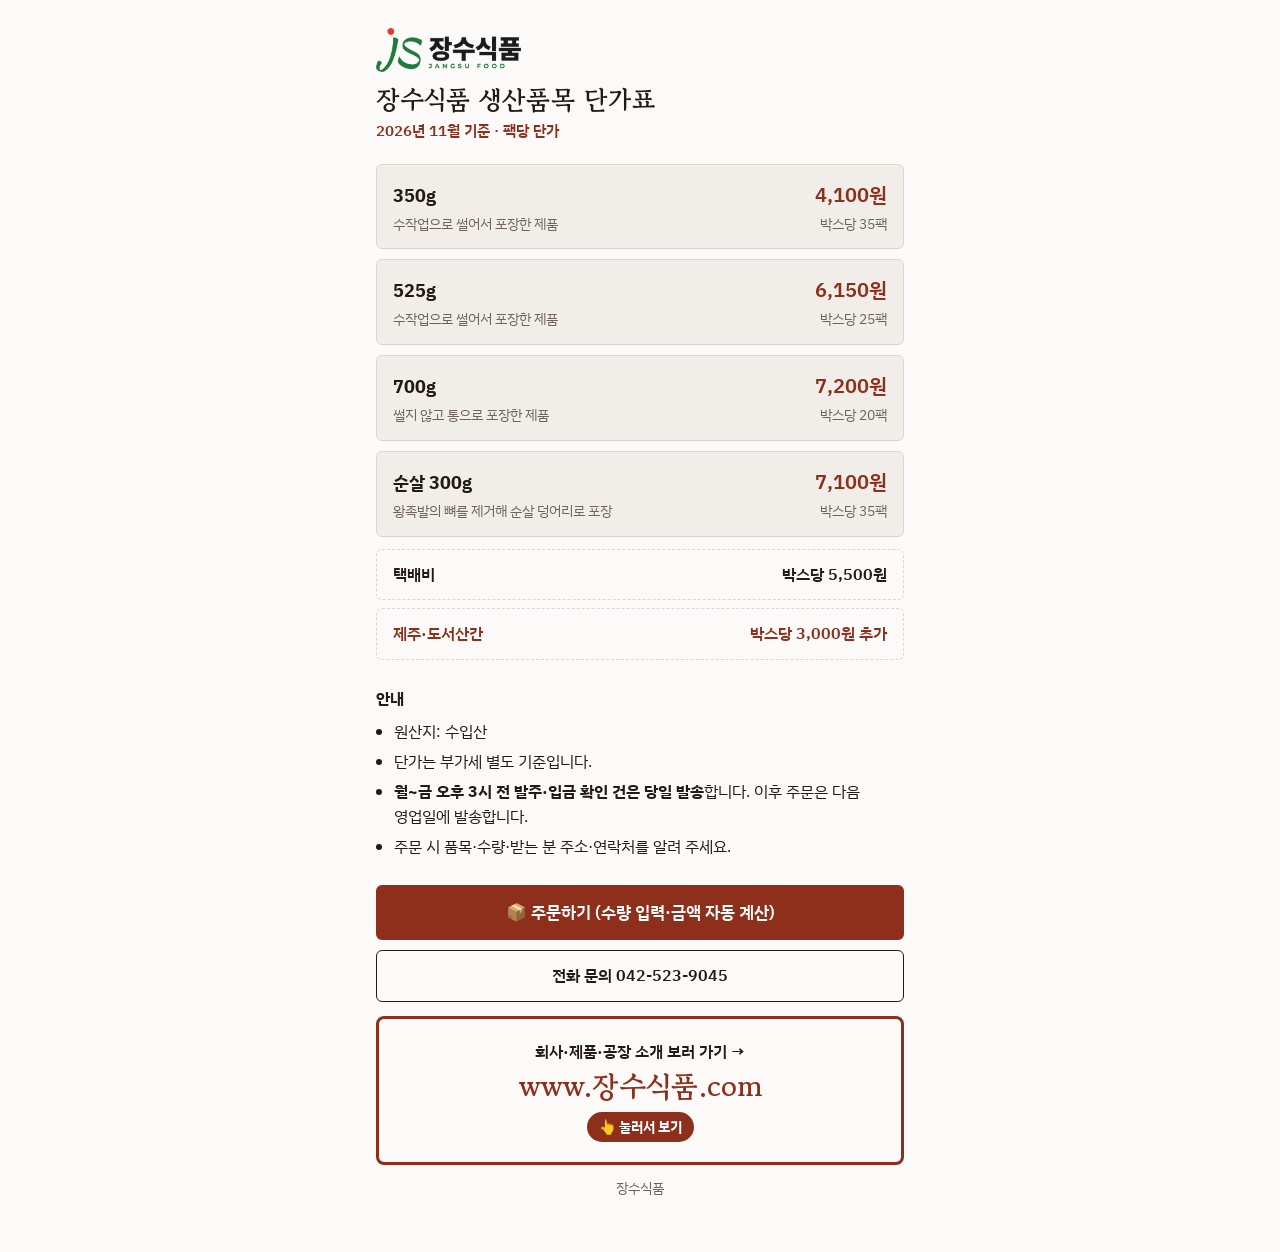
<file: price/index.html>
<!doctype html>
<html lang="ko">
<head>
<meta charset="utf-8">
<meta name="viewport" content="width=device-width, initial-scale=1, viewport-fit=cover">
<meta name="robots" content="noindex, nofollow">
<title>생산품목 단가표 | 장수식품</title>
<meta property="og:title" content="장수식품 생산품목 단가표">
<meta property="og:description" content="2026년 11월 기준 · 팩당 단가 · 문의 042-523-9045">
<meta property="og:image" content="https://www.xn--9p4b4nm2jd6p.com/img/og.jpg">
<link rel="icon" href="../favicon.svg" type="image/svg+xml">
<link rel="stylesheet" href="https://fonts.googleapis.com/css2?family=Gowun+Batang:wght@700&family=IBM+Plex+Sans+KR:wght@400;600&display=swap">
<style>
:root{--bg:#FBFAF8;--surface:#F1EEEA;--fg:#231A16;--muted:#6E625B;--glaze:#8E2F1C;--line:#DDD6CF;--onaccent:#fff;
--display:"Gowun Batang","Noto Serif KR",serif;--body:"IBM Plex Sans KR","Apple SD Gothic Neo","Malgun Gothic",sans-serif}
@media (prefers-color-scheme:dark){:root{--bg:#17120F;--surface:#221B17;--fg:#F1EAE4;--muted:#B3A69C;--glaze:#E07A5C;--line:#3A302A;--onaccent:#17120F;color-scheme:dark}}
*{box-sizing:border-box}
body{margin:0;background:var(--bg);color:var(--fg);font-family:var(--body);line-height:1.6;word-break:keep-all;font-size:16px}
main{max-width:560px;margin:0 auto;padding:28px max(16px,env(safe-area-inset-left,0px)) 40px}
.brand{font-family:var(--display);font-size:1.05rem;color:var(--muted);text-decoration:none}
h1{font-family:var(--display);font-size:1.6rem;margin:10px 0 4px;line-height:1.3}
.sub{color:var(--glaze);font-weight:600;font-size:.95rem;margin:0 0 20px}
.items{display:flex;flex-direction:column;gap:10px;margin:0;padding:0;list-style:none}
.item{background:var(--surface);border:1px solid var(--line);border-radius:6px;padding:14px 16px;display:grid;grid-template-columns:1fr auto;gap:2px 12px;align-items:baseline}
.item b{font-size:1.15rem}
.item .price{font-size:1.25rem;font-weight:600;color:var(--glaze);text-align:right;font-variant-numeric:tabular-nums}
.item .desc{color:var(--muted);font-size:.85rem;grid-column:1/2}
.item .box{color:var(--muted);font-size:.85rem;text-align:right;white-space:nowrap}
.ship{margin:12px 0 0;padding:12px 16px;border:1.5px dashed var(--line);border-radius:6px;display:flex;justify-content:space-between;font-weight:600}
.ship.extra{margin-top:8px;font-weight:600;color:var(--glaze)}
.ship span:last-child{font-variant-numeric:tabular-nums}
h2{font-size:1rem;margin:26px 0 8px}
ul.notes{margin:0;padding-left:1.1em;color:var(--fg)}
ul.notes li{margin:4px 0}
.call{display:block;margin-top:26px;text-align:center;background:var(--glaze);color:var(--onaccent);text-decoration:none;font-weight:600;padding:14px;border-radius:6px;font-size:1.05rem}
.home{position:relative;overflow:hidden;display:block;margin-top:14px;text-align:center;text-decoration:none;
padding:20px 12px;border-radius:8px;border:3px solid var(--glaze);color:var(--glaze);background:var(--bg);
animation:pulse 1.6s ease-in-out infinite}
.home .t{display:block;font-size:1rem;color:var(--fg);font-weight:600}
.home .u{display:block;font-family:var(--display);font-size:1.8rem;font-weight:700;margin-top:4px;line-height:1.25;
background:linear-gradient(100deg,var(--glaze) 0%,var(--glaze) 35%,#FFD27A 48%,#FFF4D6 50%,#FFD27A 52%,var(--glaze) 65%,var(--glaze) 100%);
background-size:250% 100%;-webkit-background-clip:text;background-clip:text;color:transparent;animation:shine 1.4s linear infinite}
.home::after{content:"";position:absolute;top:0;left:-60%;width:45%;height:100%;
background:linear-gradient(100deg,transparent,rgba(255,255,255,.75),transparent);animation:sweep 1.4s ease-in-out infinite}
.home .tap{display:inline-block;margin-top:8px;font-size:.85rem;font-weight:700;color:var(--onaccent);background:var(--glaze);padding:4px 12px;border-radius:999px;animation:bob 1s ease-in-out infinite}
@keyframes shine{from{background-position:100% 0}to{background-position:-150% 0}}
@keyframes sweep{0%{left:-60%}70%,100%{left:130%}}
@keyframes pulse{0%,100%{box-shadow:0 0 0 0 rgba(142,47,28,.45);transform:scale(1)}50%{box-shadow:0 0 0 10px rgba(142,47,28,0);transform:scale(1.025)}}
@keyframes bob{0%,100%{transform:translateY(0)}50%{transform:translateY(-3px)}}
@media (prefers-reduced-motion:reduce){.home,.home .tap{animation:none}.home .u{animation:none;color:var(--glaze);background:none}.home::after{display:none}}
.call2{display:block;margin-top:10px;text-align:center;border:1.5px solid var(--fg);color:var(--fg);text-decoration:none;font-weight:600;padding:12px;border-radius:6px}
.foot{text-align:center;color:var(--muted);font-size:.85rem;margin-top:12px}
.foot a{color:inherit}
</style>
</head>
<body>
<main>
  <a class="brand" href="../"><picture><source srcset="../img/logo-dark.png?v=3" media="(prefers-color-scheme: dark)"><img src="../img/logo.png?v=3" alt="JS 장수식품 JANGSU FOOD" width="480" height="146" style="height:44px;width:auto;display:block"></picture></a>
  <h1>장수식품 생산품목 단가표</h1>
  <p class="sub">2026년 11월 기준 · 팩당 단가</p>

  <ul class="items">
    <li class="item"><b>350g</b><span class="price">4,100원</span><span class="desc">수작업으로 썰어서 포장한 제품</span><span class="box">박스당 35팩</span></li>
    <li class="item"><b>525g</b><span class="price">6,150원</span><span class="desc">수작업으로 썰어서 포장한 제품</span><span class="box">박스당 25팩</span></li>
    <li class="item"><b>700g</b><span class="price">7,200원</span><span class="desc">썰지 않고 통으로 포장한 제품</span><span class="box">박스당 20팩</span></li>
    <li class="item"><b>순살 300g</b><span class="price">7,100원</span><span class="desc">왕족발의 뼈를 제거해 순살 덩어리로 포장</span><span class="box">박스당 35팩</span></li>
  </ul>
  <div class="ship"><span>택배비</span><span>박스당 5,500원</span></div>
  <div class="ship extra"><span>제주·도서산간</span><span>박스당 3,000원 추가</span></div>

  <h2>안내</h2>
  <ul class="notes">
    <li>원산지: 수입산</li>
    <li>단가는 부가세 별도 기준입니다.</li>
    <li><b>월~금 오후 3시 전 발주·입금 확인 건은 당일 발송</b>합니다. 이후 주문은 다음 영업일에 발송합니다.</li>
    <li>주문 시 품목·수량·받는 분 주소·연락처를 알려 주세요.</li>
  </ul>

  <a class="call" href="../order/">📦 주문하기 (수량 입력·금액 자동 계산)</a>
  <a class="call2" href="tel:0425239045">전화 문의 042-523-9045</a>
  <a class="home" href="../"><span class="t">회사·제품·공장 소개 보러 가기 →</span><span class="u">www.장수식품.com</span><span class="tap">👆 눌러서 보기</span></a>
  <p class="foot">장수식품</p>
</main>
</body>
</html>
</file>
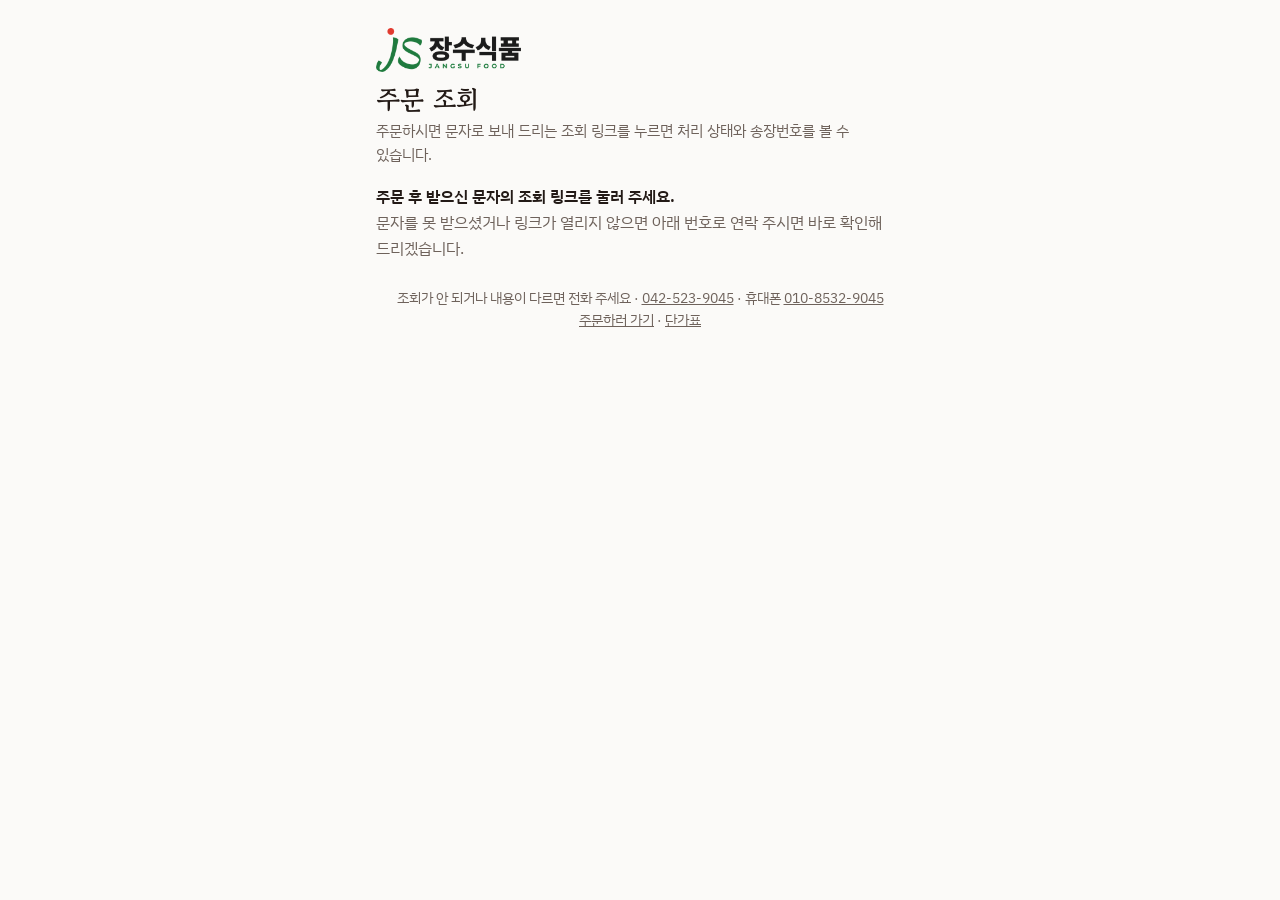
<file: order/check/index.html>
<!doctype html>
<html lang="ko">
<head>
<meta charset="utf-8">
<meta name="viewport" content="width=device-width, initial-scale=1, viewport-fit=cover">
<meta name="robots" content="noindex, nofollow">
<title>주문 조회 | 장수식품</title>
<meta property="og:title" content="장수식품 주문 조회">
<meta property="og:description" content="주문하신 연락처로 처리 상태와 송장번호를 확인하세요 · 문의 042-523-9045">
<meta property="og:image" content="https://www.xn--9p4b4nm2jd6p.com/img/og.jpg">
<link rel="icon" href="../../favicon.svg" type="image/svg+xml">
<link rel="stylesheet" href="https://fonts.googleapis.com/css2?family=Gowun+Batang:wght@700&family=IBM+Plex+Sans+KR:wght@400;600&display=swap">
<style>
:root{--bg:#FBFAF8;--surface:#F1EEEA;--fg:#231A16;--muted:#6E625B;--glaze:#8E2F1C;--line:#DDD6CF;--onaccent:#fff;--ok:#2F5D73;
--display:"Gowun Batang","Noto Serif KR",serif;--body:"IBM Plex Sans KR","Apple SD Gothic Neo","Malgun Gothic",sans-serif}
@media (prefers-color-scheme:dark){:root{--bg:#17120F;--surface:#221B17;--fg:#F1EAE4;--muted:#B3A69C;--glaze:#E07A5C;--line:#3A302A;--onaccent:#17120F;--ok:#7FB3CB;color-scheme:dark}}
*{box-sizing:border-box}
body{margin:0;background:var(--bg);color:var(--fg);font-family:var(--body);line-height:1.6;word-break:keep-all;font-size:16px}
main{max-width:560px;margin:0 auto;padding:28px max(16px,env(safe-area-inset-left,0px)) 48px}
.brand{font-family:var(--display);color:var(--muted);text-decoration:none}
h1{font-family:var(--display);font-size:1.6rem;margin:10px 0 4px;line-height:1.3}
.sub{color:var(--muted);margin:0 0 18px;font-size:.92rem}
label{display:flex;flex-direction:column;gap:5px;font-size:.88rem;font-weight:600}
input[type=tel]{font:inherit;font-weight:400;font-size:1.1rem;padding:13px 12px;border:1px solid var(--line);border-radius:6px;background:var(--bg);color:var(--fg);width:100%}
button.send{margin-top:12px;width:100%;padding:15px;border:0;border-radius:6px;background:var(--glaze);color:var(--onaccent);font:inherit;font-weight:700;font-size:1.05rem;cursor:pointer}
button.send:disabled{opacity:.6}
#st{margin-top:12px;font-weight:600;min-height:1.4em}
#st.err{color:var(--glaze)}
.card{margin-top:14px;background:var(--surface);border:1px solid var(--line);border-radius:10px;padding:16px}
.card .top{display:flex;justify-content:space-between;align-items:baseline;gap:8px}
.card .top b{font-size:1.05rem}
.card .top span{color:var(--muted);font-size:.88rem}
.badge{display:inline-block;margin:10px 0 4px;padding:6px 14px;border-radius:20px;background:var(--ok);color:var(--onaccent);font-weight:700;font-size:1.05rem}
.steps{display:flex;gap:6px;margin:10px 0 12px;padding:0;list-style:none}
.steps li{flex:1;text-align:center;font-size:.82rem;color:var(--muted);padding-top:10px;border-top:4px solid var(--line)}
.steps li.on{color:var(--fg);font-weight:600;border-top-color:var(--ok)}
.row{display:flex;justify-content:space-between;gap:12px;padding:5px 0;border-top:1px solid var(--line);font-size:.95rem}
.row span:first-child{color:var(--muted);flex:none}
.row span:last-child{text-align:right;font-variant-numeric:tabular-nums}
.inv{display:flex;gap:8px;flex-wrap:wrap;margin-top:10px}
.inv a,.inv button{flex:1;min-width:130px;text-align:center;padding:11px 10px;border:1px solid var(--line);border-radius:6px;background:var(--bg);color:var(--fg);font:inherit;font-size:.95rem;font-weight:600;text-decoration:none;cursor:pointer}
.note{color:var(--muted);font-size:.85rem;margin:8px 0 0}
.foot{text-align:center;color:var(--muted);font-size:.85rem;margin-top:26px}
.foot a{color:inherit}
:focus-visible{outline:3px solid var(--ok);outline-offset:2px}
</style>
</head>
<body>
<main>
<a class="brand" href="../../"><picture><source srcset="../../img/logo-dark.png?v=3" media="(prefers-color-scheme: dark)"><img src="../../img/logo.png?v=3" alt="JS 장수식품 JANGSU FOOD" width="480" height="146" style="height:44px;width:auto;display:block"></picture></a>
<h1>주문 조회</h1>
<p class="sub">주문하시면 문자로 보내 드리는 조회 링크를 누르면 처리 상태와 송장번호를 볼 수 있습니다.</p>

<p id="st" role="status"></p>
<div id="list"></div>

<p class="foot">조회가 안 되거나 내용이 다르면 전화 주세요 · <a href="tel:0425239045">042-523-9045</a> · 휴대폰 <a href="tel:01085329045">010-8532-9045</a><br><a href="../">주문하러 가기</a> · <a href="../../price/">단가표</a></p>
</main>
<script>
(function(){
var U='https://script.google.com/macros/s/AKfycbzo25wzi83oaF6UXzm_TexTdpLP_VlPSJRLDo7Fjcs-ZbAMqBfs6T6oIG3BU7u_aKZROg/exec';
var $=function(i){return document.getElementById(i)};
var STEPS=['주문접수','입금확인','발송완료'];
var MSG={'주문접수':'주문을 받았습니다. 입금이 확인되면 발송 준비를 시작합니다.','입금확인':'입금을 확인했습니다. 월~금 오후 3시 전 입금 확인 건은 당일 발송합니다.','발송완료':'로젠택배로 발송했습니다. 배송 위치는 송장번호로 확인할 수 있습니다.'};
function el(t,c,x){var e=document.createElement(t);if(c)e.className=c;if(x!=null)e.textContent=x;return e}
function row(k,v){var r=el('div','row');r.appendChild(el('span','',k));r.appendChild(el('span','',v));return r}
function card(o){
 var c=el('div','card'),top=el('div','top');
 top.appendChild(el('b','',o.name));top.appendChild(el('span','',o.date+' 주문'));c.appendChild(top);
 c.appendChild(el('span','badge',o.status));
 var ul=el('ol','steps'),at=STEPS.indexOf(o.status);STEPS.forEach(function(s,i){ul.appendChild(el('li',i<=at?'on':'',s))});c.appendChild(ul);
 var items=[['350g',o.q350],['525g',o.q525],['700g',o.q700],['순살 300g',o.q300]].filter(function(x){return Number(x[1])>0}).map(function(x){return x[0]+' '+x[1]+'팩'}).join(', ');
 c.appendChild(row('품목',items||'-'));
 if(o.amount)c.appendChild(row('예상 금액',o.amount));
 if(o.invoice){
  c.appendChild(row('로젠택배 송장',o.invoice));
  var d=el('div','inv'),a=el('a','','배송 위치 보기'),b=el('button','','송장번호 복사');
  a.href='https://www.ilogen.com/web/personal/trace/'+o.invoice.replace(/\D/g,'');a.target='_blank';a.rel='noopener';
  b.type='button';b.addEventListener('click',function(){try{navigator.clipboard.writeText(o.invoice.replace(/\D/g,'')).then(function(){b.textContent='복사됐습니다';setTimeout(function(){b.textContent='송장번호 복사'},2000)},function(){})}catch(x){}});
  d.appendChild(a);d.appendChild(b);c.appendChild(d);
 }
 c.appendChild(el('p','note',MSG[o.status]||''));
 return c;
}
var st=$('st'),list=$('list');
var k=(new URLSearchParams(location.search).get('k')||'').toLowerCase().replace(/[^a-z0-9]/g,'');
if(k.length!==12){
 st.className='';
 st.innerHTML='주문 후 받으신 문자의 조회 링크를 눌러 주세요.<br><span style="font-weight:400;color:var(--muted)">문자를 못 받으셨거나 링크가 열리지 않으면 아래 번호로 연락 주시면 바로 확인해 드리겠습니다.</span>';
}else{
 st.textContent='조회 중입니다...';
 fetch(U,{method:'POST',headers:{'Content-Type':'text/plain;charset=utf-8'},body:JSON.stringify({_type:'lookup',key:k})})
 .then(function(r){return r.json()}).then(function(r){
  if(!r||!r.ok)throw 0;
  r.orders=r.orders.filter(function(o){return STEPS.indexOf(o.status)>=0});
  if(!r.orders.length){st.className='err';st.textContent='주문을 찾지 못했습니다. 아래 번호로 연락 주시면 확인해 드리겠습니다.';return}
  st.textContent='';
  r.orders.forEach(function(o){list.appendChild(card(o))});
 })
 .catch(function(){st.className='err';st.textContent='조회에 실패했습니다. 잠시 후 다시 열어 보시거나 아래 번호로 연락 주세요.'});
}
})();
</script>
</body>
</html>
</file>
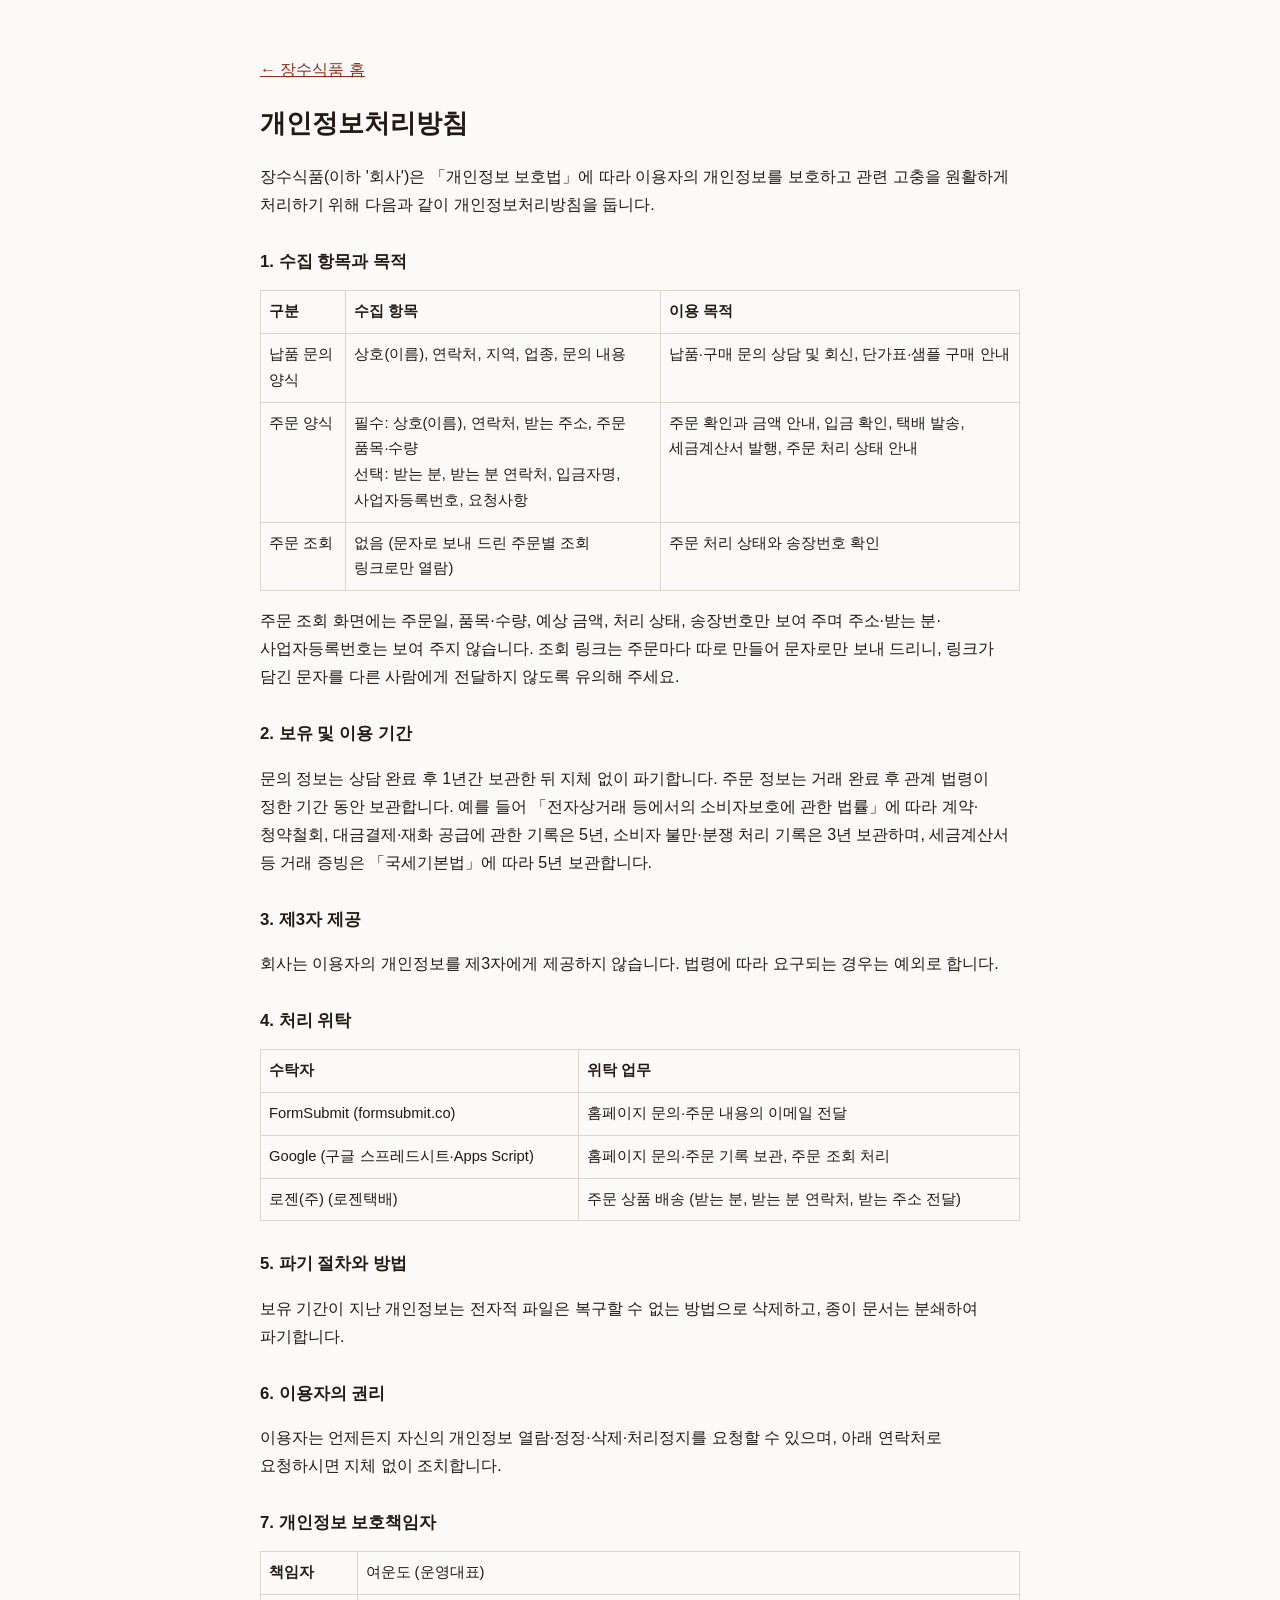
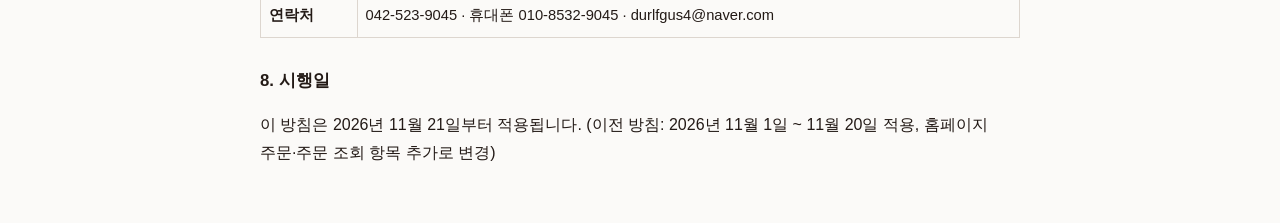
<file: privacy.html>
<!doctype html>
<html lang="ko"><head><meta charset="utf-8"><meta name="viewport" content="width=device-width, initial-scale=1">
<title>개인정보처리방침 | 장수식품</title><link rel="icon" href="favicon.svg" type="image/svg+xml">
<style>body{margin:0;background:#FBFAF8;color:#231A16;font-family:"Apple SD Gothic Neo","Malgun Gothic",sans-serif;line-height:1.75;word-break:keep-all}
main{max-width:760px;margin:0 auto;padding:40px max(16px,env(safe-area-inset-left,0px))}h1{font-size:1.6rem}h2{font-size:1.05rem;margin-top:28px}
a{color:#8E2F1C}table{border-collapse:collapse;width:100%;font-size:.92rem}td,th{border:1px solid #DDD6CF;padding:8px;text-align:left;vertical-align:top}
@media (prefers-color-scheme:dark){body{background:#17120F;color:#F1EAE4}a{color:#E07A5C}td,th{border-color:#3A302A}}</style></head>
<body><main>
<p><a href="./">← 장수식품 홈</a></p>
<h1>개인정보처리방침</h1>
<p>장수식품(이하 '회사')은 「개인정보 보호법」에 따라 이용자의 개인정보를 보호하고 관련 고충을 원활하게 처리하기 위해 다음과 같이 개인정보처리방침을 둡니다.</p>
<h2>1. 수집 항목과 목적</h2>
<table><tr><th>구분</th><th>수집 항목</th><th>이용 목적</th></tr><tr><td>납품 문의 양식</td><td>상호(이름), 연락처, 지역, 업종, 문의 내용</td><td>납품·구매 문의 상담 및 회신, 단가표·샘플 구매 안내</td></tr><tr><td>주문 양식</td><td>필수: 상호(이름), 연락처, 받는 주소, 주문 품목·수량<br>선택: 받는 분, 받는 분 연락처, 입금자명, 사업자등록번호, 요청사항</td><td>주문 확인과 금액 안내, 입금 확인, 택배 발송, 세금계산서 발행, 주문 처리 상태 안내</td></tr><tr><td>주문 조회</td><td>없음 (문자로 보내 드린 주문별 조회 링크로만 열람)</td><td>주문 처리 상태와 송장번호 확인</td></tr></table><p>주문 조회 화면에는 주문일, 품목·수량, 예상 금액, 처리 상태, 송장번호만 보여 주며 주소·받는 분·사업자등록번호는 보여 주지 않습니다. 조회 링크는 주문마다 따로 만들어 문자로만 보내 드리니, 링크가 담긴 문자를 다른 사람에게 전달하지 않도록 유의해 주세요.</p>
<h2>2. 보유 및 이용 기간</h2>
<p>문의 정보는 상담 완료 후 1년간 보관한 뒤 지체 없이 파기합니다. 주문 정보는 거래 완료 후 관계 법령이 정한 기간 동안 보관합니다. 예를 들어 「전자상거래 등에서의 소비자보호에 관한 법률」에 따라 계약·청약철회, 대금결제·재화 공급에 관한 기록은 5년, 소비자 불만·분쟁 처리 기록은 3년 보관하며, 세금계산서 등 거래 증빙은 「국세기본법」에 따라 5년 보관합니다.</p>
<h2>3. 제3자 제공</h2>
<p>회사는 이용자의 개인정보를 제3자에게 제공하지 않습니다. 법령에 따라 요구되는 경우는 예외로 합니다.</p>
<h2>4. 처리 위탁</h2>
<table><tr><th>수탁자</th><th>위탁 업무</th></tr><tr><td>FormSubmit (formsubmit.co)</td><td>홈페이지 문의·주문 내용의 이메일 전달</td></tr><tr><td>Google (구글 스프레드시트·Apps Script)</td><td>홈페이지 문의·주문 기록 보관, 주문 조회 처리</td></tr><tr><td>로젠(주) (로젠택배)</td><td>주문 상품 배송 (받는 분, 받는 분 연락처, 받는 주소 전달)</td></tr></table>
<h2>5. 파기 절차와 방법</h2>
<p>보유 기간이 지난 개인정보는 전자적 파일은 복구할 수 없는 방법으로 삭제하고, 종이 문서는 분쇄하여 파기합니다.</p>
<h2>6. 이용자의 권리</h2>
<p>이용자는 언제든지 자신의 개인정보 열람·정정·삭제·처리정지를 요청할 수 있으며, 아래 연락처로 요청하시면 지체 없이 조치합니다.</p>
<h2>7. 개인정보 보호책임자</h2>
<table><tr><th>책임자</th><td>여운도 (운영대표)</td></tr><tr><th>연락처</th><td>042-523-9045 · 휴대폰 010-8532-9045 · durlfgus4@naver.com</td></tr></table>
<h2>8. 시행일</h2>
<p>이 방침은 2026년 11월 21일부터 적용됩니다. (이전 방침: 2026년 11월 1일 ~ 11월 20일 적용, 홈페이지 주문·주문 조회 항목 추가로 변경)</p>
</main></body></html>
</file>
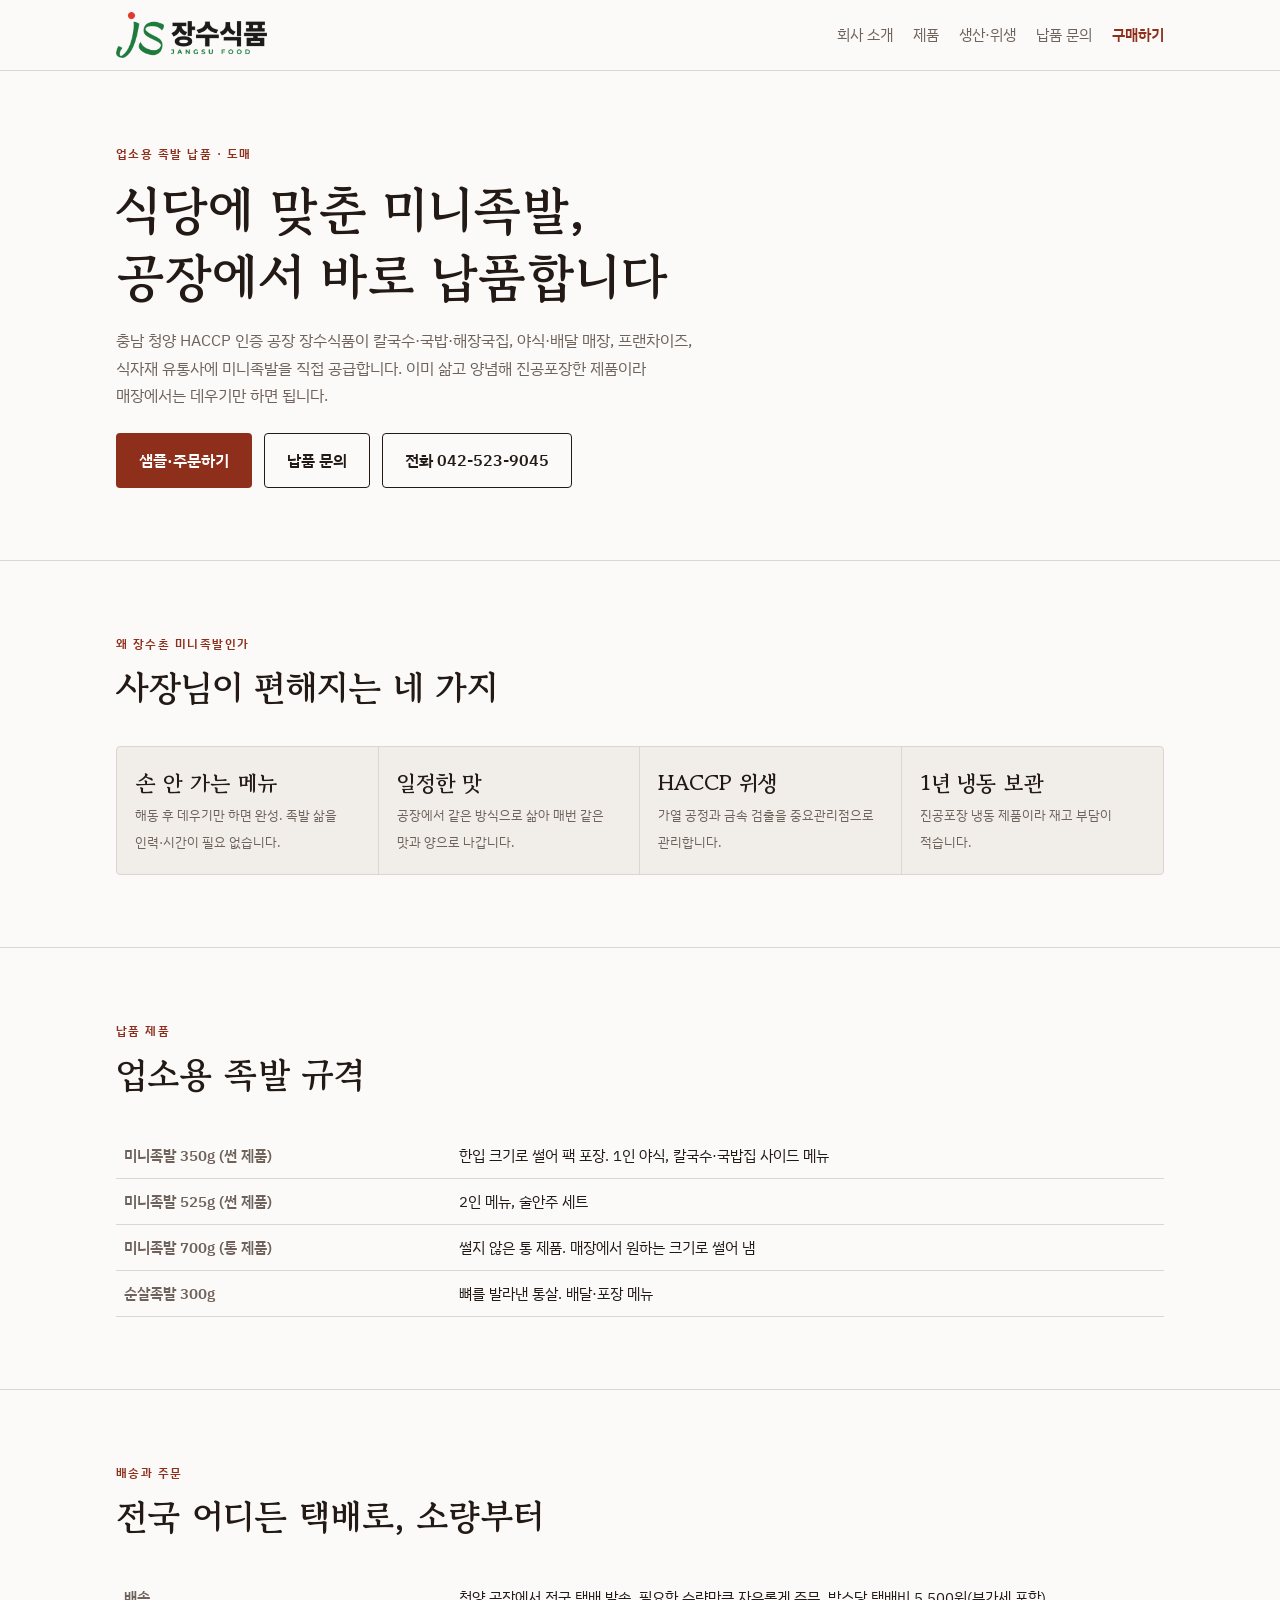
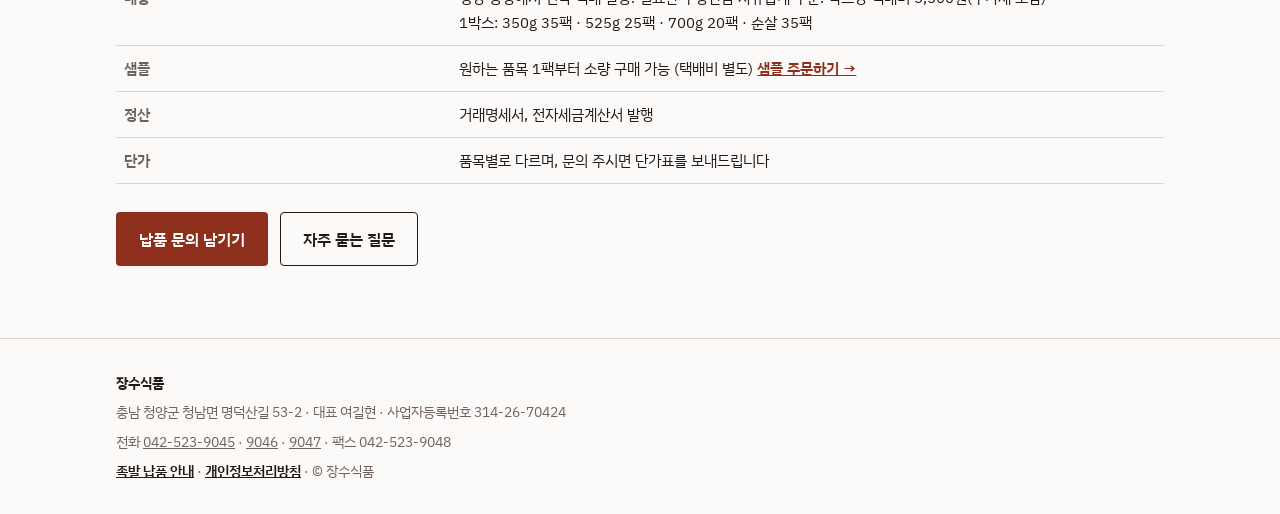
<file: supply.html>
<!doctype html>
<html lang="ko">
<head>
<meta charset="utf-8">
<meta name="viewport" content="width=device-width, initial-scale=1, viewport-fit=cover">
<title>족발 납품 안내 | 장수식품 업소용 미니족발</title>
<script>if(location.protocol==="http:"&&/xn--9p4b4nm2jd6p\.com$/.test(location.hostname)){location.replace("https://"+location.host+location.pathname+location.search+location.hash)}</script>
<meta name="naver-site-verification" content="1c329715643fdcb5be2a2e300bac64f6bbda42f8">
<link rel="icon" href="favicon.svg" type="image/svg+xml">
<link rel="canonical" href="https://www.xn--9p4b4nm2jd6p.com/supply.html">
<meta name="description" content="식당·야식집·프랜차이즈를 위한 업소용 미니족발 납품 안내. HACCP 인증 공장 직납, 전국 택배 납품, 소량 주문·샘플 구매 가능.">
<link rel="preconnect" href="https://fonts.googleapis.com">
<link rel="stylesheet" href="https://fonts.googleapis.com/css2?family=Gowun+Batang:wght@400;700&family=IBM+Plex+Sans+KR:wght@400;500;600&display=swap">
<link rel="stylesheet" href="style.css?v=6">


</head>
<body>
<header><div class="wrap">
  <a class="logo" href="./"><picture><source srcset="img/logo-dark.png?v=3" media="(prefers-color-scheme: dark)"><img src="img/logo.png?v=3" alt="JS 장수식품 JANGSU FOOD" width="480" height="146"></picture></a>
  <nav aria-label="주 메뉴"><ul>
    <li class="opt"><a href="./#about">회사 소개</a></li>
    <li><a href="./#products">제품</a></li>
    <li class="opt"><a href="./#process">생산·위생</a></li>
    <li><a href="./#b2b">납품 문의</a></li>
    <li><a class="nav-buy" href="./#buy">구매하기</a></li>
  </ul></nav>
</div></header>
<main>
<section class="hero"><div class="wrap">
  <p class="eyebrow">업소용 족발 납품 · 도매</p>
  <h1>식당에 맞춘 미니족발,<br>공장에서 바로 납품합니다</h1>
  <p class="lead" style="margin-top:18px">충남 청양 HACCP 인증 공장 장수식품이 칼국수·국밥·해장국집, 야식·배달 매장, 프랜차이즈, 식자재 유통사에 미니족발을 직접 공급합니다. 이미 삶고 양념해 진공포장한 제품이라 매장에서는 데우기만 하면 됩니다.</p>
  <div class="buy-links" style="margin-top:24px"><a class="btn btn-glaze" href="order/">샘플·주문하기</a><a class="btn btn-line" href="./#b2b">납품 문의</a><a class="btn btn-line" href="tel:0425239045">전화 042-523-9045</a></div>
</div></section>

<section><div class="wrap">
  <div class="sec-head"><p class="eyebrow">왜 장수촌 미니족발인가</p><h2>사장님이 편해지는 네 가지</h2></div>
  <div class="facts" style="margin-top:0">
    <div><b>손 안 가는 메뉴</b><span>해동 후 데우기만 하면 완성. 족발 삶을 인력·시간이 필요 없습니다.</span></div>
    <div><b>일정한 맛</b><span>공장에서 같은 방식으로 삶아 매번 같은 맛과 양으로 나갑니다.</span></div>
    <div><b>HACCP 위생</b><span>가열 공정과 금속 검출을 중요관리점으로 관리합니다.</span></div>
    <div><b>1년 냉동 보관</b><span>진공포장 냉동 제품이라 재고 부담이 적습니다.</span></div>
  </div>
</div></section>

<section><div class="wrap">
  <div class="sec-head"><p class="eyebrow">납품 제품</p><h2>업소용 족발 규격</h2></div>
  <div class="table-box"><table class="terms">
    <tr><th>미니족발 350g (썬 제품)</th><td>한입 크기로 썰어 팩 포장. 1인 야식, 칼국수·국밥집 사이드 메뉴</td></tr>
    <tr><th>미니족발 525g (썬 제품)</th><td>2인 메뉴, 술안주 세트</td></tr>
    <tr><th>미니족발 700g (통 제품)</th><td>썰지 않은 통 제품. 매장에서 원하는 크기로 썰어 냄</td></tr>
    <tr><th>순살족발 300g</th><td>뼈를 발라낸 통살. 배달·포장 메뉴</td></tr>
  </table></div>
</div></section>

<section><div class="wrap">
  <div class="sec-head"><p class="eyebrow">배송과 주문</p><h2>전국 어디든 택배로, 소량부터</h2></div>
  <div class="table-box"><table class="terms">
    <tr><th>배송</th><td>청양 공장에서 전국 택배 발송. 필요한 수량만큼 자유롭게 주문. 박스당 택배비 5,500원(부가세 포함)<br>1박스: 350g 35팩 · 525g 25팩 · 700g 20팩 · 순살 35팩</td></tr>
    <tr><th>샘플</th><td>원하는 품목 1팩부터 소량 구매 가능 (택배비 별도) <a href="order/">샘플 주문하기 →</a></td></tr>
    <tr><th>정산</th><td>거래명세서, 전자세금계산서 발행</td></tr>
    <tr><th>단가</th><td>품목별로 다르며, 문의 주시면 단가표를 보내드립니다</td></tr>
  </table></div>
  <div class="buy-links" style="margin-top:28px"><a class="btn btn-glaze" href="./#b2b">납품 문의 남기기</a><a class="btn btn-line" href="./#faq">자주 묻는 질문</a></div>
</div></section>
</main>
<footer><div class="wrap">
  <b style="color:var(--fg)">장수식품</b>
  <span>충남 청양군 청남면 명덕산길 53-2 · 대표 여길현 · 사업자등록번호 314-26-70424</span>
  <span>전화 <a href="tel:0425239045">042-523-9045</a> · <a href="tel:0425239046">9046</a> · <a href="tel:0425239047">9047</a> · 팩스 042-523-9048</span>
  <span><a class="pp" href="supply.html">족발 납품 안내</a> · <a class="pp" href="privacy.html">개인정보처리방침</a> · © 장수식품</span>
</div></footer>
<nav class="callbar" aria-label="빠른 연결"><a class="c1" href="tel:0425239045">전화 문의</a><a class="c2" href="https://smartstore.naver.com/jsangsoofood" target="_blank" rel="noopener">구매하기</a></nav>
</body>
</html>
</file>
<file: style.css>
/* Layout: 한 페이지 스크롤. 상단 고정 메뉴 → 6개 구역. 소비자(구매)와 업체(납품) 두 갈래 동선이 첫 화면에서 갈라짐 */
:root{
  --bg:#FBFAF8; --surface:#F1EEEA; --fg:#231A16; --muted:#6E625B;
  --glaze:#8E2F1C;   /* 족발 윤기, 주 강조색 */
  --cold:#2F5D73;    /* 냉동·위생, 보조색 */
  --line:#DDD6CF; --onaccent:#FFFFFF;
  --ph:#E6E0D9; --ph-fg:#8A7D74;
  --display:"Gowun Batang", "Noto Serif KR", "AppleMyungjo", serif;
  --body:"IBM Plex Sans KR", "Apple SD Gothic Neo", "Malgun Gothic", sans-serif;
}
@media (prefers-color-scheme: dark){:root:not([data-theme="light"]){
  --bg:#17120F; --surface:#221B17; --fg:#F1EAE4; --muted:#B3A69C;
  --glaze:#E07A5C; --cold:#7FB3CB; --line:#3A302A; --onaccent:#17120F;
  --ph:#2C241F; --ph-fg:#998B80; color-scheme:dark}}
:root[data-theme="dark"]{
  --bg:#17120F; --surface:#221B17; --fg:#F1EAE4; --muted:#B3A69C;
  --glaze:#E07A5C; --cold:#7FB3CB; --line:#3A302A; --onaccent:#17120F;
  --ph:#2C241F; --ph-fg:#998B80; color-scheme:dark}

*{box-sizing:border-box}
body{background:var(--bg);color:var(--fg);font-family:var(--body);font-size:16px;line-height:1.7;margin:0;word-break:keep-all;overflow-wrap:break-word}
body::before{content:"";position:fixed;inset:0 0 auto;height:env(safe-area-inset-top,0px);z-index:10;background:var(--bg)}
a{color:inherit}
.wrap{max-width:1080px;margin:0 auto;padding-left:max(16px,env(safe-area-inset-left,0px));padding-right:max(16px,env(safe-area-inset-right,0px))}
h1,h2,h3{font-family:var(--display);font-weight:700;text-wrap:balance;margin:0;line-height:1.3}
h2{font-size:clamp(1.6rem,3.2vw,2.2rem)}
h3{font-size:1.2rem}
p{margin:0}
.eyebrow{font-size:.78rem;letter-spacing:.12em;color:var(--glaze);font-weight:600}
.lead{color:var(--muted);max-width:60ch}

/* 시안 안내 */

/* 메뉴 */
header{position:sticky;top:env(safe-area-inset-top,0px);z-index:5;background:var(--bg);border-bottom:1px solid var(--line)}
header .wrap{display:flex;align-items:center;justify-content:space-between;gap:16px;padding-block:12px}
.logo{font-family:var(--display);font-weight:700;font-size:1.25rem;text-decoration:none}
.logo small{font-family:var(--body);font-size:.75rem;color:var(--muted);font-weight:500;margin-left:6px}
nav ul{list-style:none;display:flex;gap:20px;margin:0;padding:0;flex-wrap:wrap}
nav a{text-decoration:none;font-size:.92rem;color:var(--muted)}
nav a:hover,nav a:focus-visible{color:var(--fg)}
.nav-buy{color:var(--glaze)!important;font-weight:600}
@media (max-width:760px){nav ul{gap:12px}nav li.opt{display:none}.logo small{display:none}}

/* 버튼 */
.btn{display:inline-flex;align-items:center;justify-content:center;padding:13px 22px;border-radius:4px;font-weight:600;text-decoration:none;font-size:.98rem;border:1.5px solid transparent;cursor:pointer;font-family:var(--body)}
.btn-glaze{background:var(--glaze);color:var(--onaccent)}
.btn-line{border-color:var(--fg);color:var(--fg);background:transparent}
.btn:focus-visible,input:focus-visible,select:focus-visible,textarea:focus-visible{outline:3px solid var(--cold);outline-offset:2px}

/* 사진 자리 */
.photo{display:block;width:100%;height:auto;object-fit:cover;border-radius:2px;background:var(--ph)}
.ph{background:var(--ph);color:var(--ph-fg);display:flex;align-items:center;justify-content:center;text-align:center;font-size:.85rem;padding:12px;border-radius:2px;max-width:100%}

section{padding-block:72px}
section+section{border-top:1px solid var(--line)}

/* 첫 화면 */
.hero .hero-grid{display:grid;grid-template-columns:1.1fr 1fr;gap:48px;align-items:center}
.hero h1{font-size:clamp(2rem,4.6vw,3.2rem);margin-top:12px}
.hero .lead{margin-top:18px}
.split{display:grid;grid-template-columns:1fr 1fr;gap:12px;margin-top:32px}
.split a{display:flex;flex-direction:column;gap:4px;padding:16px;border:1px solid var(--line);border-radius:4px;text-decoration:none;background:var(--surface)}
.split a b{font-size:1rem}
.split a{transition:border-color .15s,transform .15s}.split a:hover{border-color:currentColor;transform:translateY(-2px)}
.split a span{font-size:.85rem;color:var(--muted)}
.split a.b2c b{color:var(--glaze)}
.split a.b2b b{color:var(--cold)}
.hero .ph,.hero .photo{aspect-ratio:4/5}
@media (max-width:760px){.hero .hero-grid{grid-template-columns:1fr}.hero .photo{aspect-ratio:4/3}}

/* 수치 띠 */
.facts{display:grid;grid-template-columns:repeat(4,1fr);gap:0;border:1px solid var(--line);border-radius:4px;margin-top:40px;background:var(--surface)}
.facts div{padding:18px;border-right:1px solid var(--line)}
.facts div:last-child{border-right:0}
.facts b{display:block;font-family:var(--display);font-size:1.35rem}
.facts span{font-size:.82rem;color:var(--muted)}
@media (max-width:760px){.facts{grid-template-columns:1fr 1fr}.facts div:nth-child(2){border-right:0}.facts div:nth-child(-n+2){border-bottom:1px solid var(--line)}}

/* 회사 소개 */
.about .wrap{display:grid;grid-template-columns:1fr 1fr;gap:48px;align-items:start}
.about .body{display:flex;flex-direction:column;gap:16px}
.motto{font-family:var(--display);font-size:1.15rem;border-left:3px solid var(--glaze);padding-left:16px;color:var(--fg)}
.about .photo{aspect-ratio:10/3}
@media (max-width:760px){.about .wrap{grid-template-columns:1fr;gap:28px}}

.about .ceo-wrap{display:block}
.ceo{display:grid;grid-template-columns:260px 1fr;gap:40px;align-items:center;margin-top:56px;padding-top:48px;border-top:1px solid var(--line)}
.ceo .photo{aspect-ratio:2/3;border-radius:4px}
.ceo .body{display:flex;flex-direction:column;gap:14px;min-width:0}
.ceo .sign{font-family:var(--display);font-weight:700;color:var(--fg)}
@media (max-width:760px){.ceo{grid-template-columns:1fr;gap:24px}.ceo .photo{max-width:260px}}
.film .wrap{display:grid;grid-template-columns:minmax(0,340px) 1fr;gap:48px;align-items:center}
.film video{width:100%;height:auto;aspect-ratio:9/16;border-radius:6px;background:#000;display:block}
.film .body{display:flex;flex-direction:column;gap:14px;min-width:0}
@media (max-width:760px){.film .wrap{grid-template-columns:1fr;gap:24px}.film video{max-width:340px}}
.callbar{display:none}
@media (max-width:760px){.callbar{display:flex;position:fixed;left:0;right:0;bottom:0;z-index:20;gap:8px;padding:10px max(12px,env(safe-area-inset-right,0px)) calc(10px + env(safe-area-inset-bottom,0px)) max(12px,env(safe-area-inset-left,0px));background:var(--bg);border-top:1px solid var(--line)}
.callbar a{flex:1;text-align:center;padding:12px 0;border-radius:4px;font-weight:600;text-decoration:none}
.callbar .c1{background:var(--glaze);color:var(--onaccent)}.callbar .c2{border:1.5px solid var(--fg);color:var(--fg)}
body{padding-bottom:72px}}
footer a.pp{color:var(--fg);font-weight:600}
/* 제품 */
.sec-head{display:flex;flex-direction:column;gap:10px;margin-bottom:36px}
.products{display:grid;grid-template-columns:repeat(3,1fr);gap:24px}
.prod{display:flex;flex-direction:column;gap:10px}
.prod .ph,.prod .photo{aspect-ratio:1}
.prod .cut{font-size:.78rem;color:var(--cold);font-weight:600}
.prod p{font-size:.88rem;color:var(--muted)}
@media (max-width:900px){.products{grid-template-columns:1fr 1fr}}
@media (max-width:560px){.products{grid-template-columns:1fr}}

/* 생산·위생 */
.process{display:grid;grid-template-columns:repeat(4,1fr);gap:20px;counter-reset:step}
.step{display:flex;flex-direction:column;gap:10px}
.step .photo{aspect-ratio:4/3}
.line-photo{aspect-ratio:21/9;margin-bottom:28px}
@media (max-width:760px){.line-photo{aspect-ratio:4/3}}
.step h3::before{counter-increment:step;content:counter(step) ". ";color:var(--glaze)}
.step p{font-size:.88rem;color:var(--muted)}
.cert{display:flex;gap:20px;align-items:center;margin-top:40px;padding:20px;border:1px solid var(--line);border-radius:4px}
.cert a{flex:none}.cert img{width:160px;height:auto;border:1px solid var(--line);border-radius:2px;display:block}
.cert div{min-width:0}
@media (max-width:900px){.process{grid-template-columns:1fr 1fr}}
@media (max-width:520px){.cert{flex-direction:column;align-items:flex-start}}

/* 납품 안내 */
.b2b{background:var(--surface)}
.b2b-grid{display:grid;grid-template-columns:1fr 1fr;gap:40px}
.terms{border-collapse:collapse;width:100%;font-size:.92rem;font-variant-numeric:tabular-nums}
.terms th,.terms td{text-align:left;padding:10px 8px;border-bottom:1px solid var(--line);vertical-align:top}
.terms th{font-weight:600;color:var(--muted);width:32%}
.table-box{overflow-x:auto}
form{display:flex;flex-direction:column;gap:14px}
label{font-size:.85rem;font-weight:600;display:flex;flex-direction:column;gap:6px}
input,select,textarea{font:inherit;padding:11px 12px;border:1px solid var(--line);border-radius:4px;background:var(--bg);color:var(--fg)}
textarea{min-height:90px;resize:vertical}
.row2{display:grid;grid-template-columns:1fr 1fr;gap:12px}
.note{font-size:.82rem;color:var(--muted)}
.side{display:flex;flex-direction:column;gap:16px;min-width:0}
.hp{position:absolute;left:-9999px;width:1px;height:1px;opacity:0}
.agree{flex-direction:row;align-items:flex-start;gap:8px;font-weight:400;color:var(--muted);font-size:.8rem;line-height:1.5}
.agree input{margin-top:3px;flex:none}
.call-line{font-size:.92rem;color:var(--muted)}
.call-line a{color:var(--glaze);font-weight:600}
.ok{color:var(--cold);font-weight:600}.err{color:var(--glaze);font-weight:600}
.call{display:flex;flex-direction:column;gap:10px;padding:28px;border:1px solid var(--line);border-radius:4px;background:var(--bg);align-self:start}
.call-num{font-family:var(--display);font-size:clamp(1.8rem,4vw,2.4rem);font-weight:700;color:var(--glaze);text-decoration:none;font-variant-numeric:tabular-nums}
@media (max-width:760px){.b2b-grid{grid-template-columns:1fr}.row2{grid-template-columns:1fr}}

/* 구매 */
.buy .wrap{display:flex;flex-direction:column;align-items:flex-start;gap:16px}
.buy-links{display:flex;gap:12px;flex-wrap:wrap;margin-top:8px}

footer{border-top:1px solid var(--line);padding-block:32px;font-size:.85rem;color:var(--muted)}
footer .wrap{display:flex;flex-direction:column;gap:6px}
.todo{background:color-mix(in srgb,var(--glaze) 14%,transparent);color:var(--glaze);padding:0 4px;border-radius:2px;font-weight:600}
@media (prefers-reduced-motion:no-preference){html{scroll-behavior:smooth}}

.faq{display:flex;flex-direction:column;border-top:1px solid var(--line);max-width:820px}
.faq details{border-bottom:1px solid var(--line)}
.faq summary{cursor:pointer;padding:18px 4px;font-weight:600;list-style:none;display:flex;justify-content:space-between;gap:16px}
.faq summary::-webkit-details-marker{display:none}
.faq summary::after{content:"+";color:var(--glaze);font-size:1.2rem;line-height:1}
.faq details[open] summary::after{content:"−"}
.faq details p{padding:0 4px 18px;color:var(--muted);max-width:68ch}
.lead a,.b2b a{color:var(--glaze);font-weight:600}

.facts span a{color:var(--glaze);font-weight:600}
.terms a{color:var(--glaze);font-weight:600;white-space:nowrap}
.faq a{color:var(--glaze);font-weight:600}

.logo img{height:46px;width:auto;display:block}
@media (max-width:760px){.logo img{height:38px}}
.logo picture{display:block}
</file>
